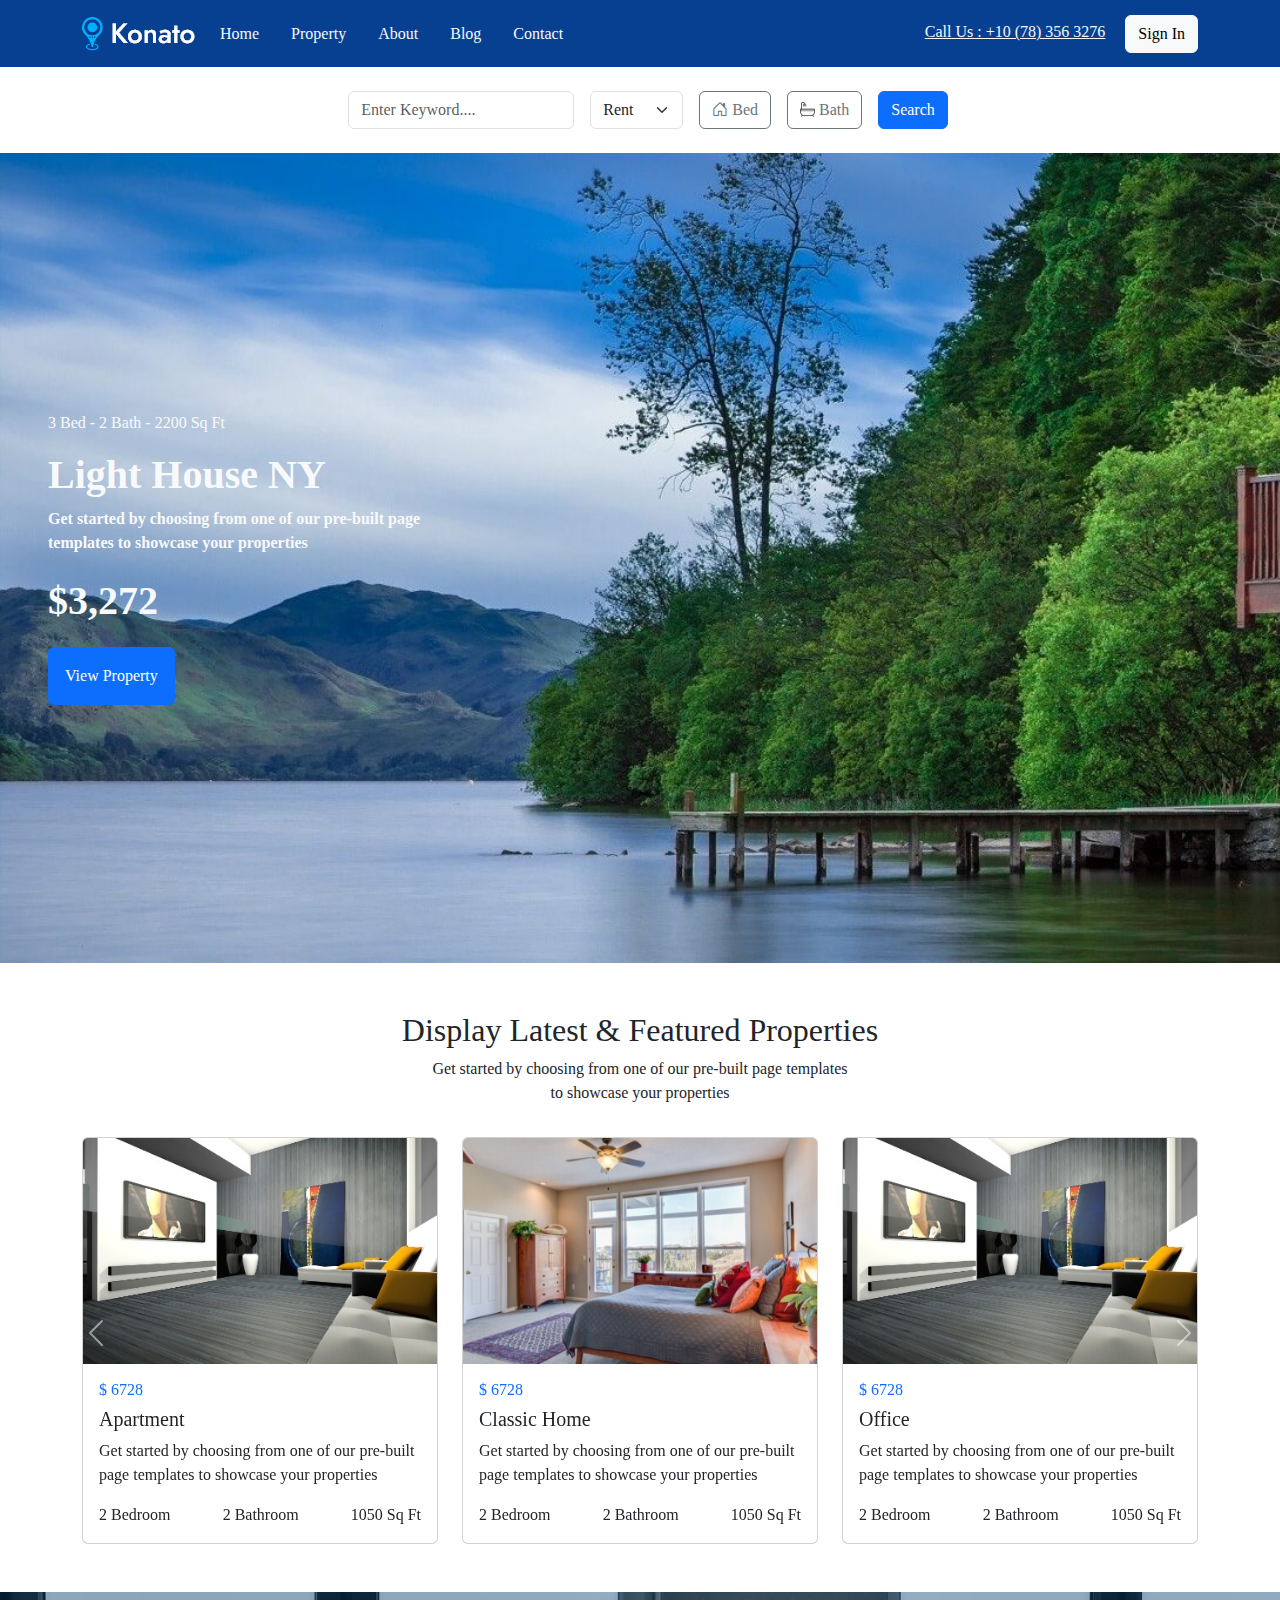
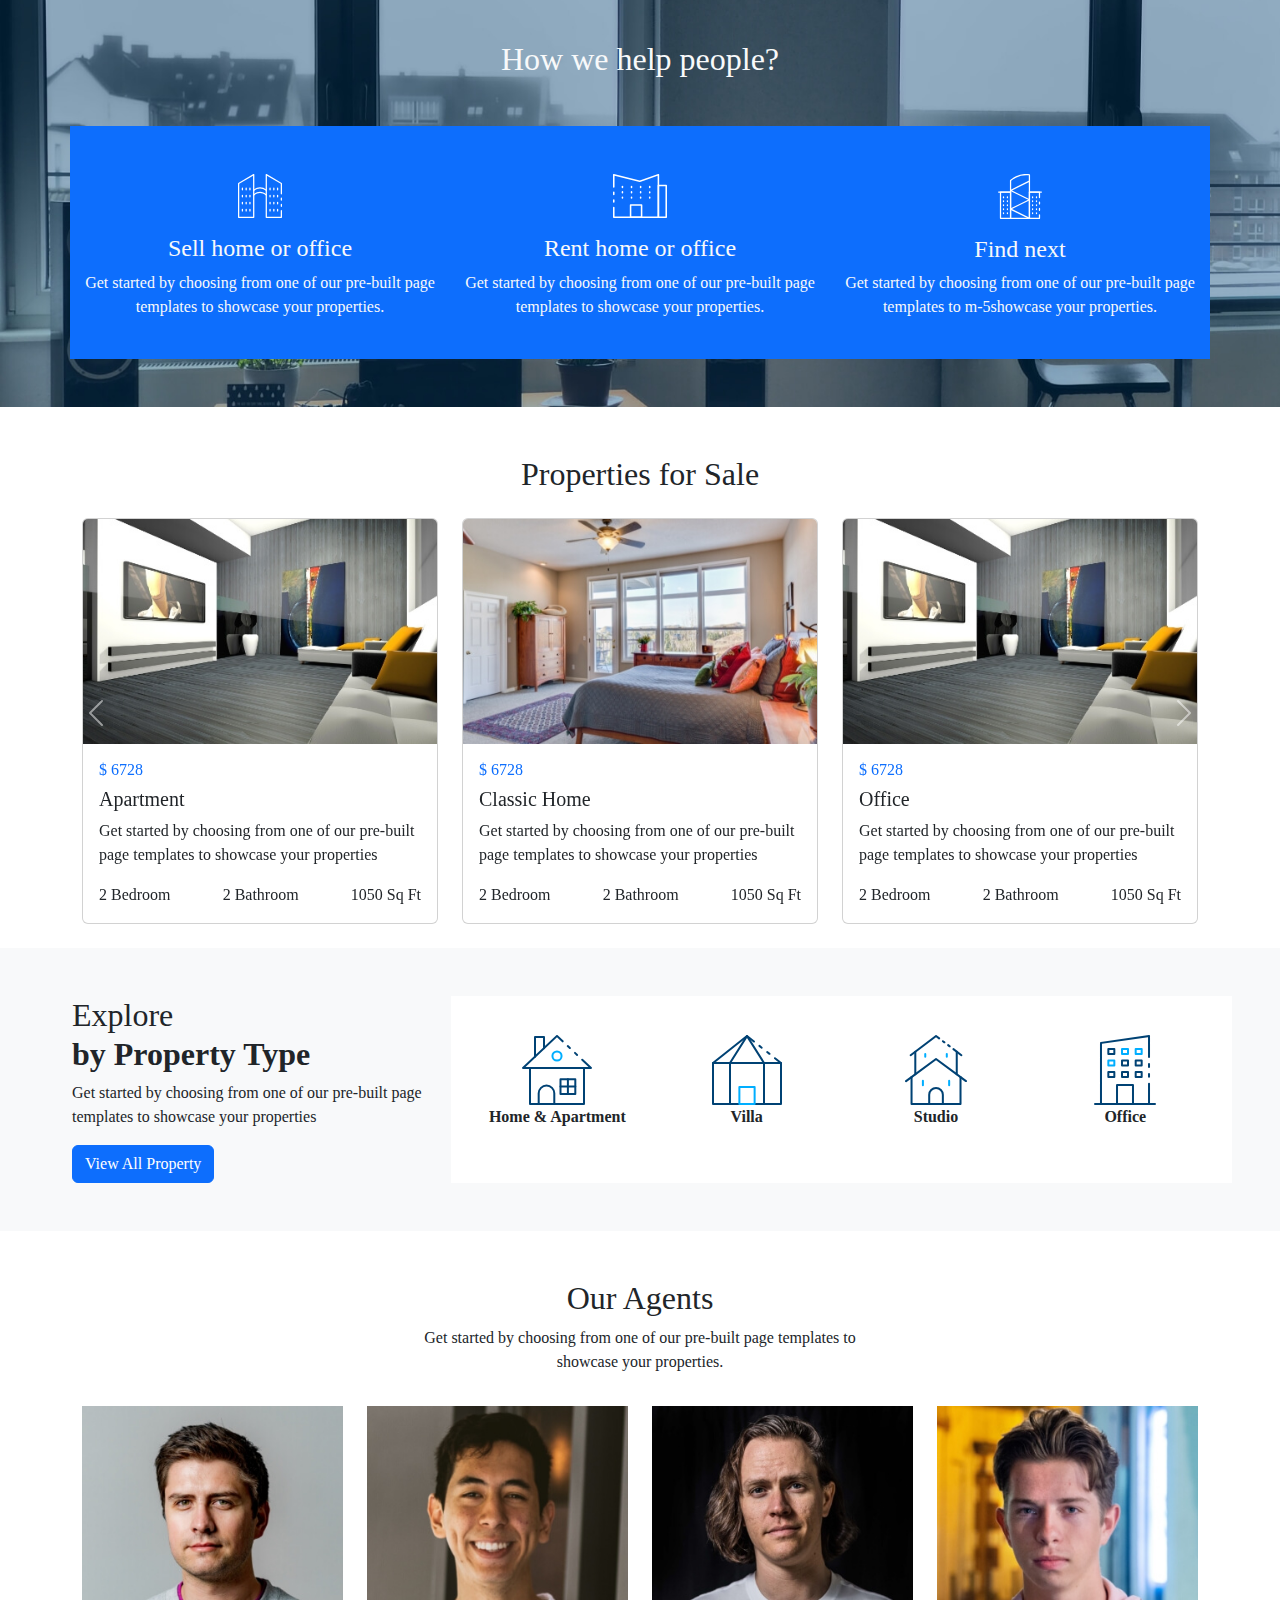
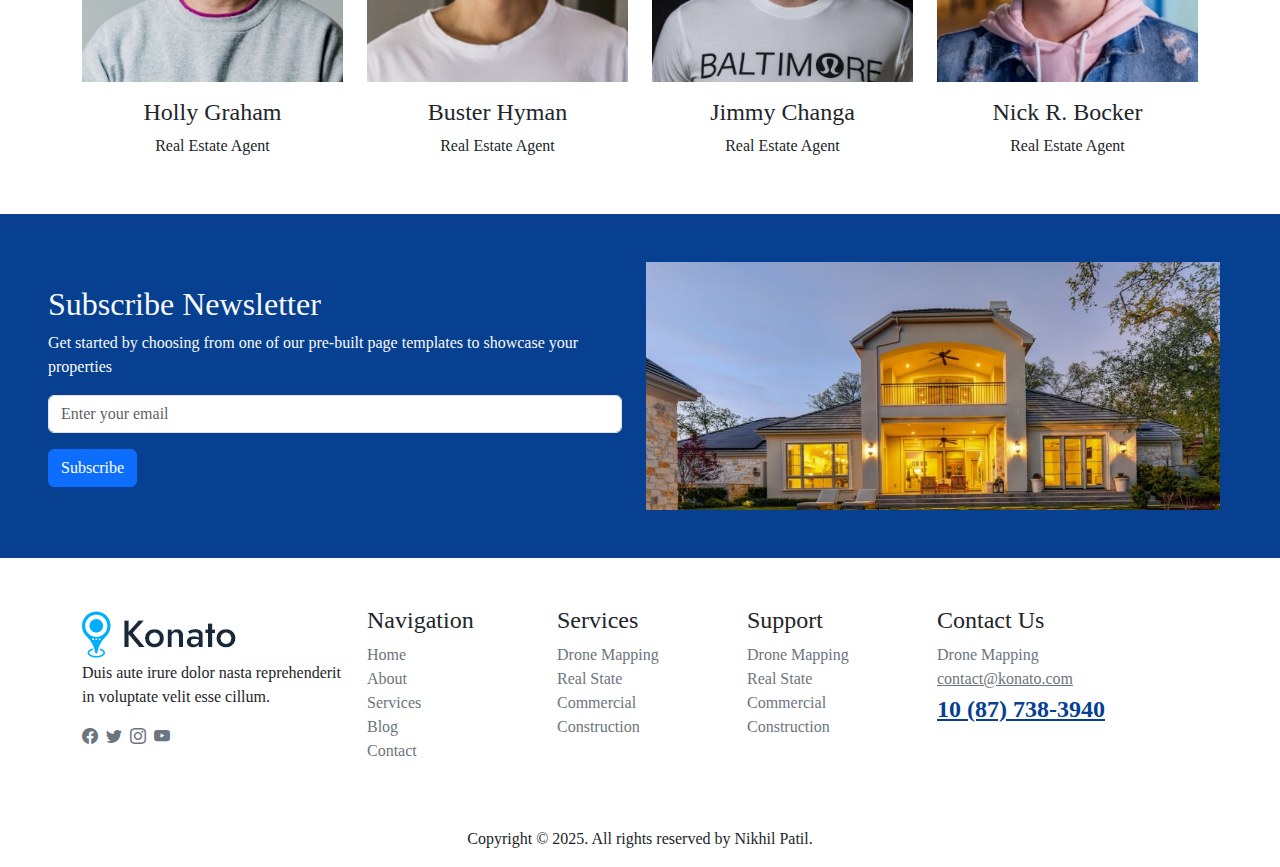
<file: index.html>
<!DOCTYPE html>
<html lang="en">

<head>
    <meta charset="UTF-8">
    <meta name="viewport" content="width=device-width, initial-scale=1.0">
    <title>Real-Estate Website</title>
    <link rel="stylesheet" href="./CSS/home.css">
    <link href="https://cdn.jsdelivr.net/npm/bootstrap@5.3.3/dist/css/bootstrap.min.css" rel="stylesheet"
        integrity="sha384-QWTKZyjpPEjISv5WaRU9OFeRpok6YctnYmDr5pNlyT2bRjXh0JMhjY6hW+ALEwIH" crossorigin="anonymous">
</head>

<body class="body">

    <!-- navbar -->
    <nav class="navbar navbar-expand-lg position-sticky top-0">
        <div class="container">
            <div class="navbar-brand" href="#">
                <img src="./Images/Illustration/logo.png" alt="" class="logo">
            </div>
            <button class="navbar-toggler border border-0" type="button" data-bs-toggle="collapse"
                data-bs-target="#one">
                <span class="navbar-toggler-icon"></span>
            </button>
            <div class="collapse navbar-collapse" id="one">
                <ul class="navbar-nav gap-3">
                    <li class="nav-item"><a class="nav-link text-light" href="index.html">Home</a></li>
                    <li class="nav-item"><a class="nav-link text-light" href="property.html">Property</a></li>
                    <li class="nav-item"><a class="nav-link text-light" href="about.html">About</a></li>
                    <li class="nav-item"><a class="nav-link text-light" href="blog.html">Blog</a></li>
                    <li class="nav-item"><a class="nav-link text-light" href="contact.html">Contact</a></li>
                </ul>
                <div class="ms-auto">
                    <span class="navbar-text call-text me-3 text-light text-decoration-underline">Call Us : +10 (78) 356
                        3276</span>
                    <a href="#" class="btn btn-light sign-in-btn mt-3 mt-md-0">Sign In</a>
                </div>
            </div>
        </div>
    </nav>

    <!-- search section -->
    <section class="search_container">
        <div class="container mt-4">
            <div class="search-container d-md-flex justify-content-center">
                <div class="icon-input w-lg-25 mt-3 mt-md-0 ms-3">
                    <input type="text" class="form-control" placeholder="Enter Keyword....">
                </div>
                <div class="ms-3 mt-3 mt-md-0">
                    <select class="form-select">
                        <option>Rent</option>
                        <option>Rent 1</option>
                        <option>Rent 2</option>
                        <option>Rent 3</option>
                        <option>Rent 4</option>
                    </select>
                </div>
                <button class="btn btn-outline-secondary ms-3 mt-3 mt-md-0">
                    <span><i class="bi bi-house-door"></i></span>
                    <span>Bed</span>
                </button>
                <button class="btn btn-outline-secondary ms-3 mt-3 mt-md-0">
                    <span></span>
                    <span><img src="./Images/Illustration/bath-tub.png" alt="" class="img-fluid bath-img mb-1"> Bath</span>
                </button>
                <button class="btn btn-primary search-btn ms-3 mt-3 mt-md-0">Search</button>
            </div>
        </div>
    </section>

    <!-- bg section -->
    <section class="bg-container">
        <div class="banner d-flex flex-column justify-content-center align-items-start text-start mt-4">
            <div class="banner-overlay"></div>
            <div class="banner-content ms-5 text-light">
                <p>3 Bed - 2 Bath - 2200 Sq Ft</p>
                <h1 class="fs-1 fw-bold">Light House NY</h1>
                <p class="fw-bold">Get started by choosing from one of our pre-built page <br> templates to showcase
                    your
                    properties</p>
                <p class="price fs-1 fw-bold ">$3,272</p>
                <a href="#" class="btn btn-primary view-btn p-3">View Property</a>
            </div>
        </div>
    </section>

    <!-- display section -->
    <section class="Display-section">
        <div class="container text-center mt-5">
            <h2 class="fs-2">Display Latest & Featured Properties</h2>
            <p>Get started by choosing from one of our pre-built page templates <br> to showcase your properties</p>
        </div>
        <div id="propertyCarousel" class="carousel slide" data-bs-ride="carousel">
            <div class="carousel-inner">
                <div class="container mt-3">
                    <div class="carousel-item active">
                        <div class="row justify-content-center">
                            <div class="col-md-4 mb-3 mb-md-0">
                                <div class="card">
                                    <img src="./Images/Illustration/card-img2.jpg" class="card-img-top" alt="Apartment">
                                    <div class="card-body">
                                        <h6 class="text-primary">$ 6728</h6>
                                        <h5 class="card-title">Apartment</h5>
                                        <p class="card-text">Get started by choosing from one of our pre-built page
                                            templates to showcase your properties</p>
                                        <div class="d-flex justify-content-between">
                                            <span>2 Bedroom</span>
                                            <span>2 Bathroom</span>
                                            <span>1050 Sq Ft</span>
                                        </div>
                                    </div>
                                </div>
                            </div>
                            <div class="col-md-4 mb-3 mb-md-0">
                                <div class="card">
                                    <img src="./Images/Illustration/card-img1.jpg" class="card-img-top"
                                        alt="Classic Home">
                                    <div class="card-body">
                                        <h6 class="text-primary">$ 6728</h6>
                                        <h5 class="card-title">Classic Home</h5>
                                        <p class="card-text">Get started by choosing from one of our pre-built page
                                            templates to showcase your properties</p>
                                        <div class="d-flex justify-content-between">
                                            <span>2 Bedroom</span>
                                            <span>2 Bathroom</span>
                                            <span>1050 Sq Ft</span>
                                        </div>
                                    </div>
                                </div>
                            </div>
                            <div class="col-md-4 mb-3 mb-md-0">
                                <div class="card">
                                    <img src="./Images/Illustration/card-img2.jpg" class="card-img-top" alt="Apartment">
                                    <div class="card-body">
                                        <h6 class="text-primary">$ 6728</h6>
                                        <h5 class="card-title">Office</h5>
                                        <p class="card-text">Get started by choosing from one of our pre-built page
                                            templates to showcase your properties</p>
                                        <div class="d-flex justify-content-between">
                                            <span>2 Bedroom</span>
                                            <span>2 Bathroom</span>
                                            <span>1050 Sq Ft</span>
                                        </div>
                                    </div>
                                </div>
                            </div>
                        </div>
                    </div>
                </div>
            </div>
            <button class="carousel-control-prev" type="button" data-bs-target="#propertyCarousel" data-bs-slide="prev">
                <span class="carousel-control-prev-icon"></span>
            </button>
            <button class="carousel-control-next" type="button" data-bs-target="#propertyCarousel" data-bs-slide="next">
                <span class="carousel-control-next-icon"></span>
            </button>
    </section>

    <!-- help section -->
    <section class="help-section mt-5 ">
        <div class="overlay"></div>
        <div class="container text-center pt-5 pb-5">
            <h2 class="section-title text-light fs-2">How we help people?</h2>
            <div class="row help-content justify-content-center bg-primary mt-5">
                <div class="col-md-4 mb-4">
                    <div class="help-box text-light">
                        <img src="./Images/Illustration/services1.svg" alt="" class="help-icon mt-5 mb-3">
                        <h4>Sell home or office</h4>
                        <p>Get started by choosing from one of our pre-built page templates to showcase your properties.
                        </p>
                    </div>
                </div>
                <div class="col-md-4 mb-4">
                    <div class="help-box text-light">
                        <img src="./Images/Illustration/services2.svg" alt="" class="help-icon mt-5 mb-3">
                        <h4>Rent home or office</h4>
                        <p>Get started by choosing from one of our pre-built page templates to showcase your properties.
                        </p>
                    </div>
                </div>
                <div class="col-md-4 mb-4">
                    <div class="help-box text-light">
                        <img src="./Images/Illustration/services3.svg" alt="" class="help-icon mt-5 mb-3">
                        <h4>Find next</h4>
                        <p>Get started by choosing from one of our pre-built page templates to m-5showcase your
                            properties.</p>
                    </div>
                </div>
            </div>
        </div>
    </section>

    <!-- property section -->
    <section class="property-section">
        <div class="container text-center mt-5">
            <h2 class="fs-2">Properties for Sale</h2>
        </div>
        <div id="propertyCarousel" class="carousel slide" data-bs-ride="carousel">
            <div class="carousel-inner">
                <div class="container mt-3">
                    <div class="carousel-item active">
                        <div class="row justify-content-center">
                            <div class="col-md-4 mb-3 mb-md-0">
                                <div class="card">
                                    <img src="./Images/Illustration/card-img2.jpg" class="card-img-top" alt="Apartment">
                                    <div class="card-body">
                                        <h6 class="text-primary">$ 6728</h6>
                                        <h5 class="card-title">Apartment</h5>
                                        <p class="card-text">Get started by choosing from one of our pre-built page
                                            templates to showcase your properties</p>
                                        <div class="d-flex justify-content-between">
                                            <span>2 Bedroom</span>
                                            <span>2 Bathroom</span>
                                            <span>1050 Sq Ft</span>
                                        </div>
                                    </div>
                                </div>
                            </div>
                            <div class="col-md-4 mb-3 mb-md-0">
                                <div class="card">
                                    <img src="./Images/Illustration/card-img1.jpg" class="card-img-top"
                                        alt="Classic Home">
                                    <div class="card-body">
                                        <h6 class="text-primary">$ 6728</h6>
                                        <h5 class="card-title">Classic Home</h5>
                                        <p class="card-text">Get started by choosing from one of our pre-built page
                                            templates to showcase your properties</p>
                                        <div class="d-flex justify-content-between">
                                            <span>2 Bedroom</span>
                                            <span>2 Bathroom</span>
                                            <span>1050 Sq Ft</span>
                                        </div>
                                    </div>
                                </div>
                            </div>
                            <div class="col-md-4 mb-3 mb-md-0">
                                <div class="card">
                                    <img src="./Images/Illustration/card-img2.jpg" class="card-img-top" alt="Apartment">
                                    <div class="card-body">
                                        <h6 class="text-primary">$ 6728</h6>
                                        <h5 class="card-title">Office</h5>
                                        <p class="card-text">Get started by choosing from one of our pre-built page
                                            templates to showcase your properties</p>
                                        <div class="d-flex justify-content-between">
                                            <span>2 Bedroom</span>
                                            <span>2 Bathroom</span>
                                            <span>1050 Sq Ft</span>
                                        </div>
                                    </div>
                                </div>
                            </div>
                        </div>
                    </div>
                </div>
            </div>
            <button class="carousel-control-prev" type="button" data-bs-target="#propertyCarousel" data-bs-slide="prev">
                <span class="carousel-control-prev-icon"></span>
            </button>
            <button class="carousel-control-next" type="button" data-bs-target="#propertyCarousel" data-bs-slide="next">
                <span class="carousel-control-next-icon"></span>
            </button>
    </section>

    <!-- explore property section -->
    <section class="explore-property">
        <div class="container-fluid property-section text-center bg-light">
            <div class="row mt-4 ms-md-5 pt-5 pb-3 pb-md-5 pe-md-5">
                <div class="col-md-4 text-start">
                    <h2>Explore <br> <strong>by Property Type</strong></h2>
                    <p>Get started by choosing from one of our pre-built page templates to showcase your properties</p>
                    <button class="btn btn-primary">View All Property</button>
                </div>
                <div class="col-md-8 d-md-flex align-items-center justify-content-center mt-5 mt-md-0 bg-white">
                    <div class="col-md-3 text-center property-card mt-3 mt-md-0 mb-2 mb-md-0">
                        <img src="./Images/Illustration/property1.svg" alt="">
                        <p><strong>Home & Apartment</strong></p>
                    </div>
                    <hr>
                    <div class="col-md-3 text-center property-card mt-2 mb-2 mb-md-0 mt-md-0">
                        <img src="./Images/Illustration/property2.svg" alt="">
                        <p><strong>Villa</strong></p>
                    </div>
                    <hr>
                    <div class="col-md-3 text-center property-card mt-2 mb-2 mb-md-0 mt-md-0">
                        <img src="./Images/Illustration/property3.svg" alt="">
                        <p><strong>Studio</strong></p>
                    </div>
                    <hr>
                    <div class="col-md-3 text-center property-card mt-2 mt-md-0">
                        <img src="./Images/Illustration/property4.svg" alt="">
                        <p><strong>Office</strong></p>
                    </div>
                </div>
            </div>
        </div>
    </section>

    <!-- agent section -->
    <section class="agent-section">
        <div class="container">
            <div class="row justify-content-center mt-5">
                <div class=" text-center">
                    <h2>Our Agents</h2>
                    <p>Get started by choosing from one of our pre-built page templates to <br> showcase your
                        properties.
                    </p>
                </div>
            </div>
            <div class="row justify-content-evenly align-items-center text-center agents-row mt-3">
                <div class="col-md-3 col-sm-6 mb-4 agent">
                    <div class="card border border-0">
                        <img src="./Images/Illustration/team1.jpg" alt="" class="img-fluid">
                        <div class="card-body">
                            <div class="agent-details">
                                <h4>Holly Graham</h4>
                                <p>Real Estate Agent</p>
                            </div>
                        </div>
                    </div>
                </div>
                <div class="col-md-3 col-sm-6 mb-4 agent">
                    <div class="card border border-0">
                        <img src="./Images/Illustration/team2.jpg" alt="" class="img-fluid">
                        <div class="card-body">
                            <div class="agent-details">
                                <h4>Buster Hyman</h4>
                                <p>Real Estate Agent</p>
                            </div>
                        </div>
                    </div>
                </div>
                <div class="col-md-3 col-sm-6 mb-4 agent">
                    <div class="card border border-0">
                        <img src="./Images/Illustration/team3.jpg" alt="" class="img-fluid">
                        <div class="card-body">
                            <div class="agent-details">
                                <h4>Jimmy Changa</h4>
                                <p>Real Estate Agent</p>
                            </div>
                        </div>
                    </div>
                </div>
                <div class="col-md-3 col-sm-6 mb-4 agent">
                    <div class="card border border-0">
                        <img src="./Images/Illustration/team4.jpg" alt="" class="img-fluid">
                        <div class="card-body">
                            <h4>Nick R. Bocker</h4>
                            <p>Real Estate Agent</p>
                        </div>
                    </div>
                </div>
            </div>
        </div>
    </section>

    <!-- news section -->
    <section class="news-section">
        <div class="container-fluid">
            <div class="row ms-4 pe-5">
                <div
                    class="col-md-6 newsletter-section d-flex flex-column justify-content-center text-light mt-5 mt-md-0">
                    <h2>Subscribe Newsletter</h2>
                    <p>Get started by choosing from one of our pre-built page templates to showcase your properties</p>
                    <form>
                        <div class="form-group mb-3">
                            <input type="email" class="form-control w-md-50" placeholder="Enter your email">
                        </div>
                        <button type="submit" class="btn btn-primary">Subscribe</button>
                    </form>
                </div>
                <div class="col-md-6 image-section mt-5 mb-5">
                    <img src="./Images/Illustration/subscribe-img.jpg" alt="" class="img-fluid">
                </div>
            </div>
        </div>
    </section>

    <!-- footer -->
    <footer class="footer">
        <div class="container">
            <div class="row mt-5 mb-5">
                <div class="col-md-3">
                    <div class="logo">
                        <img src="./Images/Illustration/logo2_footer.png" alt="" class="img-fluid">
                    </div>
                    <p>Duis aute irure dolor nasta reprehenderit in voluptate velit esse cillum.</p>
                    <ul class="social-icons d-flex gap-2 p-0 m-0">
                        <li class="list-unstyled"><a href="#" class="text-decoration-none text-secondary"><i
                                    class="bi bi-facebook"></i></a></li>
                        <li class="list-unstyled"><a href="#" class="text-decoration-none text-secondary"><i
                                    class="bi bi-twitter"></i></a></li>
                        <li class="list-unstyled"><a href="#" class="text-decoration-none text-secondary"><i
                                    class="bi bi-instagram"></i></a></li>
                        <li class="list-unstyled"><a href="#" class="text-decoration-none text-secondary"><i
                                    class="bi bi-youtube"></i></a></li>
                    </ul>
                </div>
                <div class="col-md-2 mt-5 mt-md-0">
                    <h4>Navigation</h4>
                    <ul class="list-unstyled">
                        <li><a href="home.html" class="text-decoration-none text-secondary">Home</a></li>
                        <li><a href="property.html" class="text-decoration-none text-secondary">About</a></li>
                        <li><a href="about.html" class="text-decoration-none text-secondary">Services</a></li>
                        <li><a href="#" class="text-decoration-none text-secondary">Blog</a></li>
                        <li><a href="#" class="text-decoration-none text-secondary">Contact</a></li>
                    </ul>
                </div>
                <div class="col-md-2">
                    <h4>Services</h4>
                    <ul class="list-unstyled">
                        <li><a href="#" class="text-decoration-none text-secondary">Drone Mapping</a></li>
                        <li><a href="#" class="text-decoration-none text-secondary">Real State</a></li>
                        <li><a href="#" class="text-decoration-none text-secondary">Commercial</a></li>
                        <li><a href="#" class="text-decoration-none text-secondary">Construction</a></li>
                    </ul>
                </div>
                <div class="col-md-2">
                    <h4>Support</h4>
                    <ul class="list-unstyled">
                        <li><a href="#" class="text-decoration-none text-secondary">Drone Mapping</a></li>
                        <li><a href="#" class="text-decoration-none text-secondary">Real State</a></li>
                        <li><a href="#" class="text-decoration-none text-secondary">Commercial</a></li>
                        <li><a href="#" class="text-decoration-none text-secondary">Construction</a></li>
                    </ul>
                </div>
                <div class="col-md-3">
                    <h4>Contact Us</h4>
                    <ul class="list-unstyled">
                        <li><a href="#" class="text-decoration-none text-secondary">Drone Mapping</a></li>
                        <li><a href="mailto:contact@konato.com" class="text-secondary">contact@konato.com</a></li>
                        <li><a href="tel:10877383940" class="footer-num fs-4 fw-bold">10 (87) 738-3940</a></li>
                    </ul>
                </div>
            </div>
        </div>
        <div>
            <p class="copyright text-center">Copyright &copy; 2025. All rights reserved by Nikhil Patil.</p>
        </div>
    </footer>


    <link rel="stylesheet" href="https://cdn.jsdelivr.net/npm/bootstrap-icons@1.11.3/font/bootstrap-icons.min.css">
    <script src="https://cdn.jsdelivr.net/npm/bootstrap@5.3.3/dist/js/bootstrap.bundle.min.js"
        integrity="sha384-YvpcrYf0tY3lHB60NNkmXc5s9fDVZLESaAA55NDzOxhy9GkcIdslK1eN7N6jIeHz"
        crossorigin="anonymous"></script>
</body>

</html>
</file>
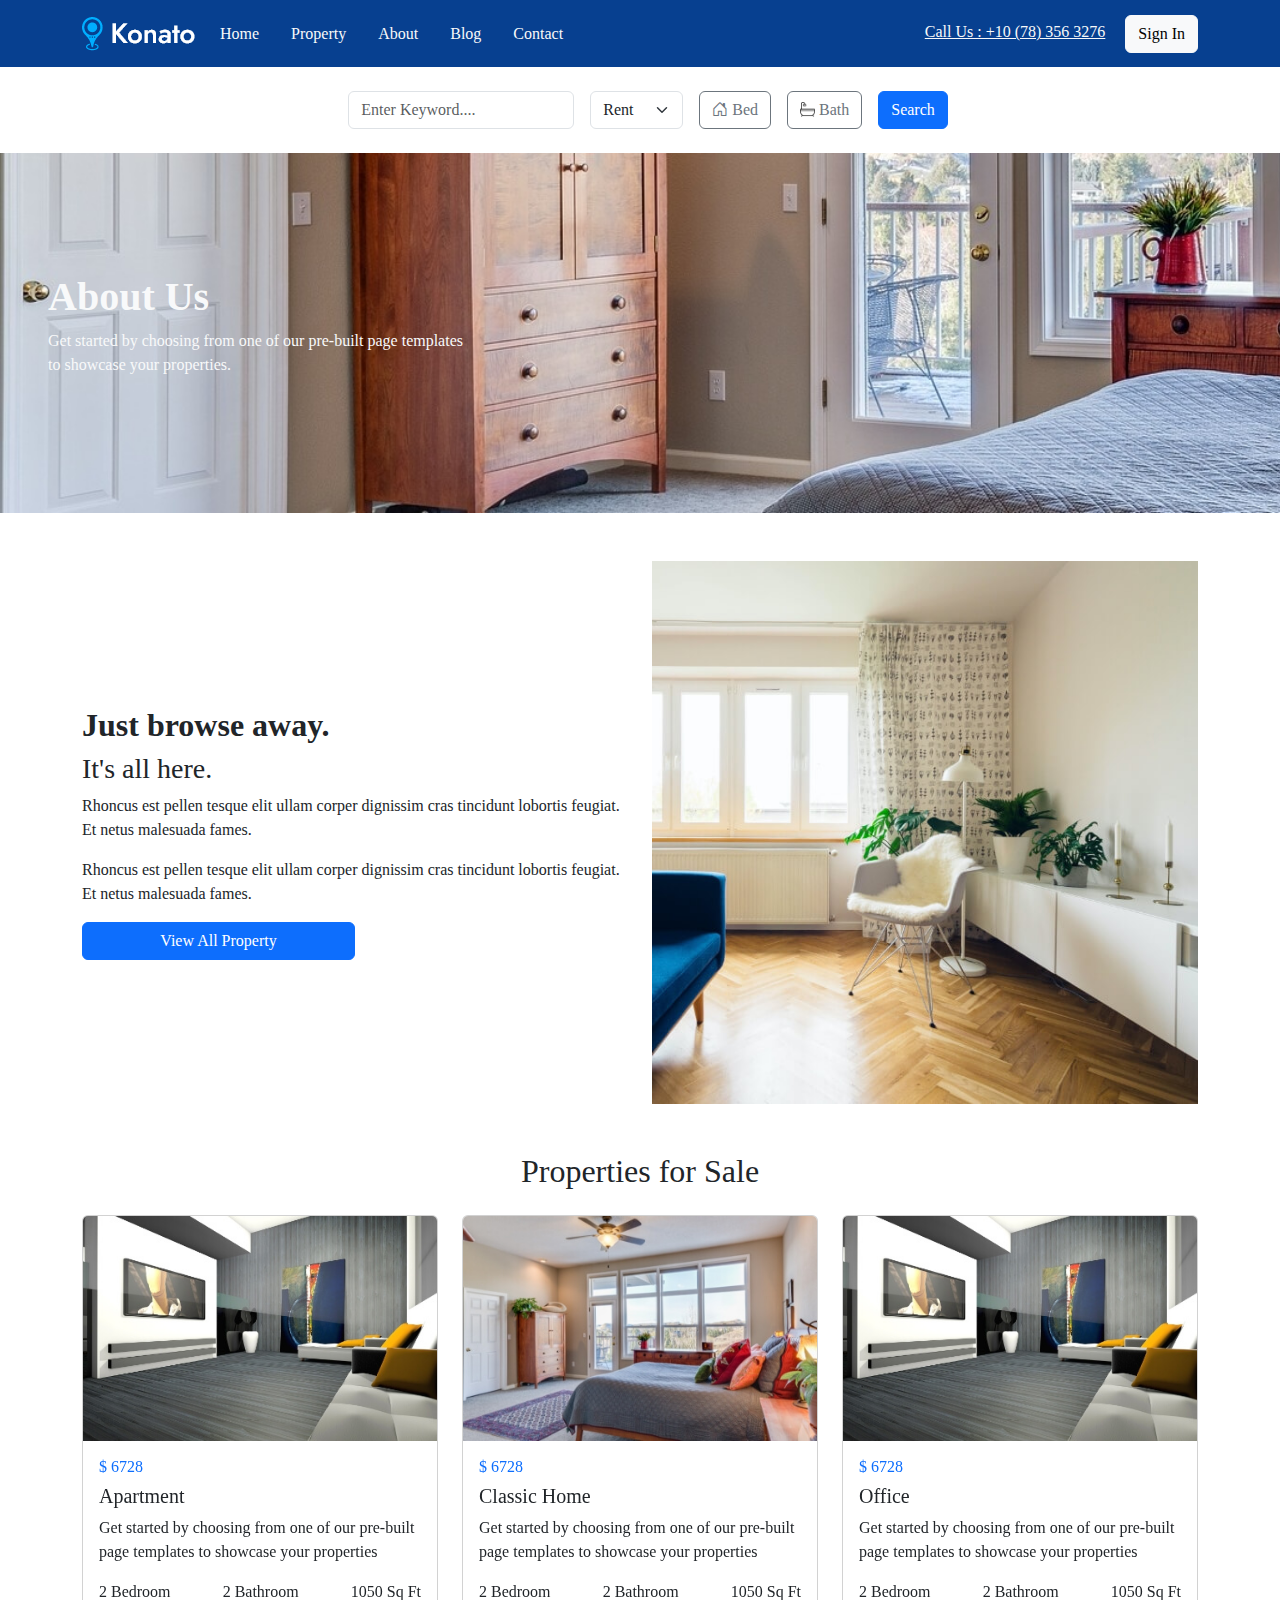
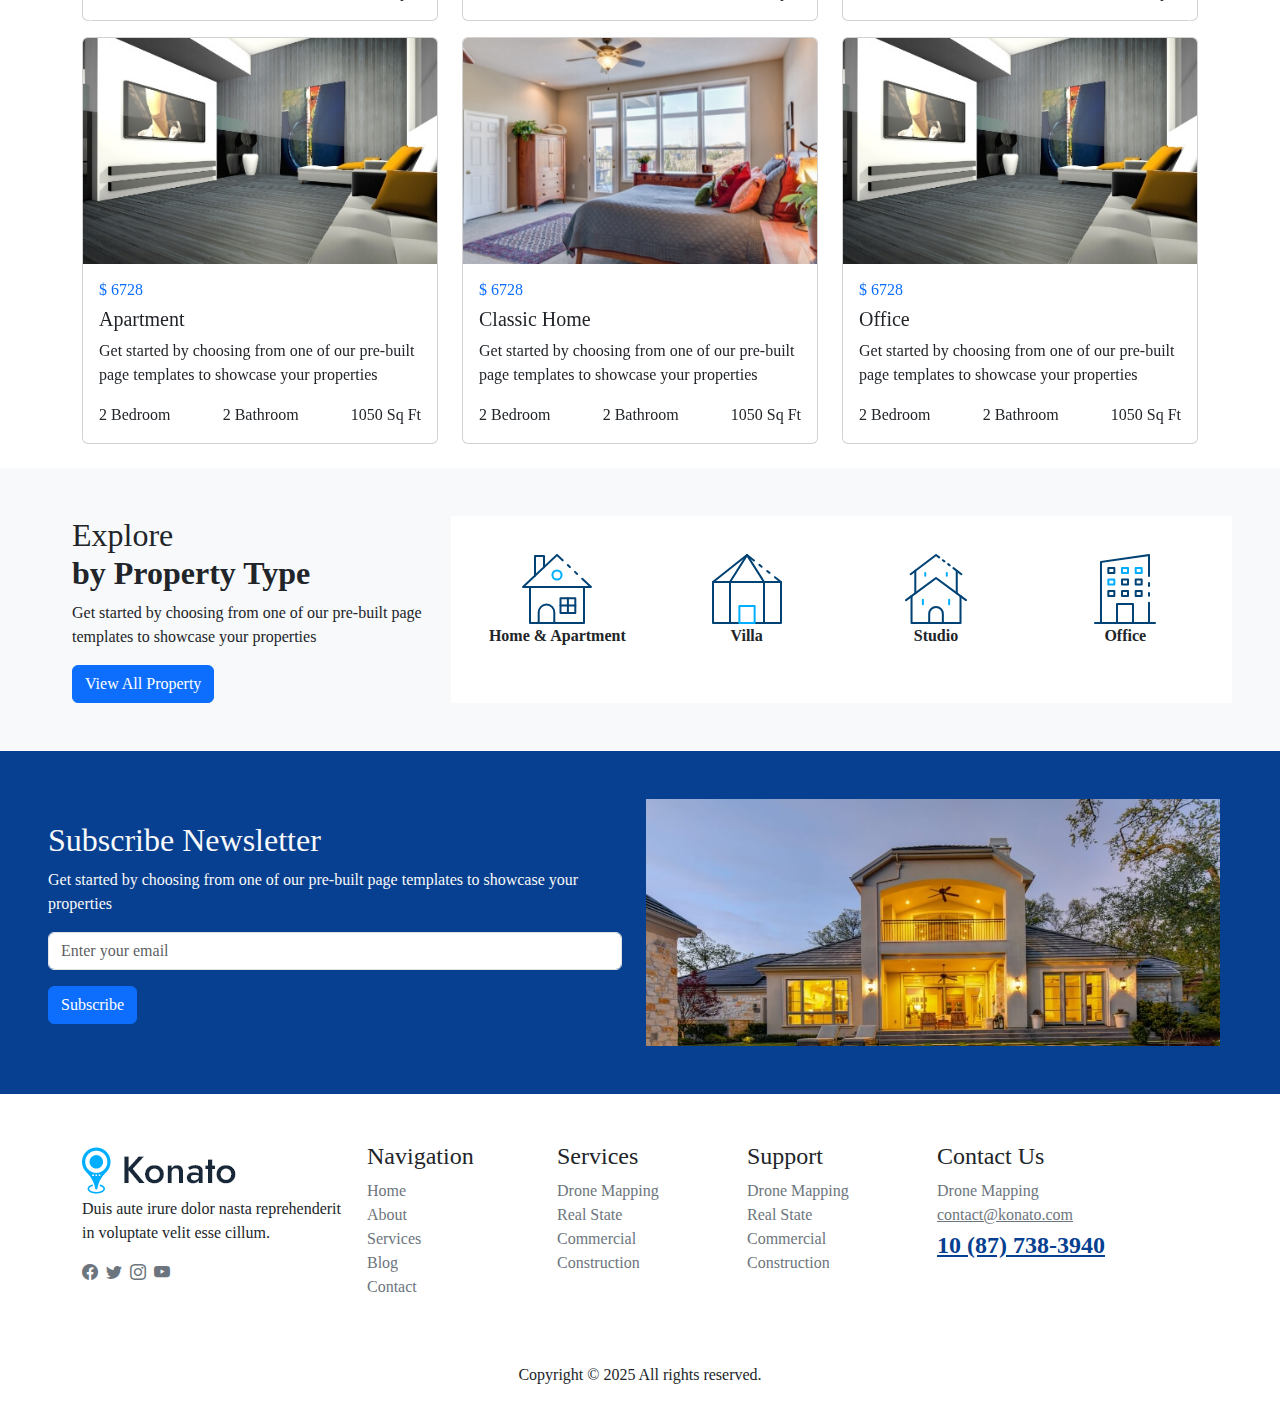
<file: about.html>
<!DOCTYPE html>
<html lang="en">

<head>
    <meta charset="UTF-8">
    <meta name="viewport" content="width=device-width, initial-scale=1.0">
    <title>About Us</title>
    <link rel="stylesheet" href="./CSS/about.css">
    <link href="https://cdn.jsdelivr.net/npm/bootstrap@5.3.3/dist/css/bootstrap.min.css" rel="stylesheet"
        integrity="sha384-QWTKZyjpPEjISv5WaRU9OFeRpok6YctnYmDr5pNlyT2bRjXh0JMhjY6hW+ALEwIH" crossorigin="anonymous">
</head>

<body class="body">

    <!-- navbar -->
    <nav class="navbar navbar-expand-lg position-sticky top-0">
        <div class="container">
            <div class="navbar-brand" href="#">
                <img src="./Images/Illustration/logo.png" alt="" class="logo">
            </div>
            <button class="navbar-toggler border border-0" type="button" data-bs-toggle="collapse"
                data-bs-target="#one">
                <span class="navbar-toggler-icon"></span>
            </button>
            <div class="collapse navbar-collapse" id="one">
                <ul class="navbar-nav gap-3">
                    <li class="nav-item"><a class="nav-link text-light" href="index.html">Home</a></li>
                    <li class="nav-item"><a class="nav-link text-light" href="property.html">Property</a></li>
                    <li class="nav-item"><a class="nav-link text-light" href="about.html">About</a></li>
                    <li class="nav-item"><a class="nav-link text-light" href="blog.html">Blog</a></li>
                    <li class="nav-item"><a class="nav-link text-light" href="contact.html">Contact</a></li>
                </ul>
                <div class="ms-auto">
                    <span class="navbar-text call-text me-3 text-light text-decoration-underline">Call Us : +10 (78) 356
                        3276</span>
                    <a href="#" class="btn btn-light sign-in-btn mt-3 mt-md-0">Sign In</a>
                </div>
            </div>
        </div>
    </nav>

    <!-- search section -->
    <section class="search_container">
        <div class="container mt-4">
            <div class="search-container d-md-flex justify-content-center">
                <div class="icon-input w-lg-25 mt-3 mt-md-0 ms-3">
                    <input type="text" class="form-control" placeholder="Enter Keyword....">
                </div>
                <div class="ms-3 mt-3 mt-md-0">
                    <select class="form-select">
                        <option>Rent</option>
                        <option>Rent 1</option>
                        <option>Rent 2</option>
                        <option>Rent 3</option>
                        <option>Rent 4</option>
                    </select>
                </div>
                <button class="btn btn-outline-secondary ms-3 mt-3 mt-md-0">
                    <span><i class="bi bi-house-door"></i></span>
                    <span>Bed</span>
                </button>
                <button class="btn btn-outline-secondary ms-3 mt-3 mt-md-0">
                    <span></span>
                    <span><img src="./Images/Illustration/bath-tub.png" alt="" class="img-fluid bath-img mb-1"> Bath</span>
                </button>
                <button class="btn btn-primary search-btn ms-3 mt-3 mt-md-0">Search</button>
            </div>
        </div>
    </section>

    <!-- bg section -->
    <section class="bg-container">
        <div class="banner d-flex flex-column justify-content-center align-items-start text-start mt-4">
            <div class="banner-overlay"></div>
            <div class="banner-content ms-2 ms-md-5 text-light">
                <h1 class="fw-bolder">About Us</h1>
                <p>Get started by choosing from one of our pre-built page templates <br> to showcase your properties.
                </p>
            </div>
        </div>
    </section>

    <!-- browse property section -->
    <section class="browes-property">
        <div class="container-custom container mt-5">
            <div class="row">
                <div class="col-md-6 d-flex justify-content-center flex-column text-content">
                    <h2><strong>Just browse away.</strong></h2>
                    <h3>It's all here.</h3>
                    <p>Rhoncus est pellen tesque elit ullam corper dignissim cras tincidunt lobortis feugiat. Et netus
                        malesuada fames.</p>
                    <p>Rhoncus est pellen tesque elit ullam corper dignissim cras tincidunt lobortis feugiat. Et netus
                        malesuada fames.</p>
                    <button class="btn btn-primary w-50">View All Property</button>
                </div>
                <div class="col-md-6 image-content mt-3 mt-md-0">
                    <img src="./Images/Illustration/about1.jpg" alt="" class="img-fluid">
                </div>
            </div>
        </div>
    </section>

    <!-- property section -->
    <section class="property-section">
        <div class="container text-center mt-5">
            <h2 class="fs-2">Properties for Sale</h2>
        </div>
        <div id="propertyCarousel" class="carousel slide" data-bs-ride="carousel">
            <div class="carousel-inner">
                <div class="container mt-3">
                    <div class="carousel-item active">
                        <div class="row justify-content-center">
                            <div class="col-md-4 mb-3 mb-md-0">
                                <div class="card">
                                    <img src="./Images/Illustration/card-img2.jpg" class="card-img-top" alt="Apartment">
                                    <div class="card-body">
                                        <h6 class="text-primary">$ 6728</h6>
                                        <h5 class="card-title">Apartment</h5>
                                        <p class="card-text">Get started by choosing from one of our pre-built page
                                            templates to showcase your properties</p>
                                        <div class="d-flex justify-content-between">
                                            <span>2 Bedroom</span>
                                            <span>2 Bathroom</span>
                                            <span>1050 Sq Ft</span>
                                        </div>
                                    </div>
                                </div>
                            </div>
                            <div class="col-md-4 mb-3 mb-md-0">
                                <div class="card">
                                    <img src="./Images/Illustration/card-img1.jpg" class="card-img-top"
                                        alt="Classic Home">
                                    <div class="card-body">
                                        <h6 class="text-primary">$ 6728</h6>
                                        <h5 class="card-title">Classic Home</h5>
                                        <p class="card-text">Get started by choosing from one of our pre-built page
                                            templates to showcase your properties</p>
                                        <div class="d-flex justify-content-between">
                                            <span>2 Bedroom</span>
                                            <span>2 Bathroom</span>
                                            <span>1050 Sq Ft</span>
                                        </div>
                                    </div>
                                </div>
                            </div>
                            <div class="col-md-4 mb-3 mb-md-0">
                                <div class="card">
                                    <img src="./Images/Illustration/card-img2.jpg" class="card-img-top" alt="Apartment">
                                    <div class="card-body">
                                        <h6 class="text-primary">$ 6728</h6>
                                        <h5 class="card-title">Office</h5>
                                        <p class="card-text">Get started by choosing from one of our pre-built page
                                            templates to showcase your properties</p>
                                        <div class="d-flex justify-content-between">
                                            <span>2 Bedroom</span>
                                            <span>2 Bathroom</span>
                                            <span>1050 Sq Ft</span>
                                        </div>
                                    </div>
                                </div>
                            </div>
                        </div>
                    </div>
                </div>
            </div>


            <div class="carousel-inner">
                <div class="container mt-3">
                    <div class="carousel-item active">
                        <div class="row justify-content-center">
                            <div class="col-md-4 mb-3 mb-md-0">
                                <div class="card">
                                    <img src="./Images/Illustration/card-img2.jpg" class="card-img-top" alt="Apartment">
                                    <div class="card-body">
                                        <h6 class="text-primary">$ 6728</h6>
                                        <h5 class="card-title">Apartment</h5>
                                        <p class="card-text">Get started by choosing from one of our pre-built page
                                            templates to showcase your properties</p>
                                        <div class="d-flex justify-content-between">
                                            <span>2 Bedroom</span>
                                            <span>2 Bathroom</span>
                                            <span>1050 Sq Ft</span>
                                        </div>
                                    </div>
                                </div>
                            </div>
                            <div class="col-md-4 mb-3 mb-md-0">
                                <div class="card">
                                    <img src="./Images/Illustration/card-img1.jpg" class="card-img-top"
                                        alt="Classic Home">
                                    <div class="card-body">
                                        <h6 class="text-primary">$ 6728</h6>
                                        <h5 class="card-title">Classic Home</h5>
                                        <p class="card-text">Get started by choosing from one of our pre-built page
                                            templates to showcase your properties</p>
                                        <div class="d-flex justify-content-between">
                                            <span>2 Bedroom</span>
                                            <span>2 Bathroom</span>
                                            <span>1050 Sq Ft</span>
                                        </div>
                                    </div>
                                </div>
                            </div>
                            <div class="col-md-4 mb-3 mb-md-0">
                                <div class="card">
                                    <img src="./Images/Illustration/card-img2.jpg" class="card-img-top" alt="Apartment">
                                    <div class="card-body">
                                        <h6 class="text-primary">$ 6728</h6>
                                        <h5 class="card-title">Office</h5>
                                        <p class="card-text">Get started by choosing from one of our pre-built page
                                            templates to showcase your properties</p>
                                        <div class="d-flex justify-content-between">
                                            <span>2 Bedroom</span>
                                            <span>2 Bathroom</span>
                                            <span>1050 Sq Ft</span>
                                        </div>
                                    </div>
                                </div>
                            </div>
                        </div>
                    </div>
                </div>
            </div>
            <button class="carousel-control-prev" type="button" data-bs-target="#propertyCarousel" data-bs-slide="prev">
                <span class="carousel-control-prev-icon"></span>
            </button>
            <button class="carousel-control-next" type="button" data-bs-target="#propertyCarousel" data-bs-slide="next">
                <span class="carousel-control-next-icon"></span>
            </button>
    </section>

    <!-- explore property section -->
    <section class="explore-property">
        <div class="container-fluid property-section text-center bg-light">
            <div class="row mt-4 ms-md-5 pt-5 pb-3 pb-md-5 pe-md-5">
                <div class="col-md-4 text-start">
                    <h2>Explore <br> <strong>by Property Type</strong></h2>
                    <p>Get started by choosing from one of our pre-built page templates to showcase your properties</p>
                    <button class="btn btn-primary">View All Property</button>
                </div>
                <div class="col-md-8 d-md-flex align-items-center justify-content-center mt-5 mt-md-0 bg-white">
                    <div class="col-md-3 text-center property-card mt-3 mt-md-0 mb-2 mb-md-0">
                        <img src="./Images/Illustration/property1.svg" alt="">
                        <p><strong>Home & Apartment</strong></p>
                    </div>
                    <hr>
                    <div class="col-md-3 text-center property-card mt-2 mb-2 mb-md-0 mt-md-0">
                        <img src="./Images/Illustration/property2.svg" alt="">
                        <p><strong>Villa</strong></p>
                    </div>
                    <hr>
                    <div class="col-md-3 text-center property-card mt-2 mb-2 mb-md-0 mt-md-0">
                        <img src="./Images/Illustration/property3.svg" alt="">
                        <p><strong>Studio</strong></p>
                    </div>
                    <hr>
                    <div class="col-md-3 text-center property-card mt-2 mt-md-0">
                        <img src="./Images/Illustration/property4.svg" alt="">
                        <p><strong>Office</strong></p>
                    </div>
                </div>
            </div>
        </div>
    </section>

    <!-- news section -->
    <section class="news-section">
        <div class="container-fluid">
            <div class="row ms-4 pe-5">
                <div
                    class="col-md-6 newsletter-section d-flex flex-column justify-content-center text-light mt-5 mt-md-0">
                    <h2>Subscribe Newsletter</h2>
                    <p>Get started by choosing from one of our pre-built page templates to showcase your properties</p>
                    <form>
                        <div class="form-group mb-3">
                            <input type="email" class="form-control w-md-50" placeholder="Enter your email">
                        </div>
                        <button type="submit" class="btn btn-primary">Subscribe</button>
                    </form>
                </div>
                <div class="col-md-6 image-section mt-5 mb-5">
                    <img src="./Images/Illustration/subscribe-img.jpg" alt="" class="img-fluid">
                </div>
            </div>
        </div>
    </section>

    <!-- footer -->
    <footer class="footer">
        <div class="container">
            <div class="row mt-5 mb-5">
                <div class="col-md-3">
                    <div class="logo">
                        <img src="./Images/Illustration/logo2_footer.png" alt="" class="img-fluid">
                    </div>
                    <p>Duis aute irure dolor nasta reprehenderit in voluptate velit esse cillum.</p>
                    <ul class="social-icons d-flex gap-2 p-0 m-0">
                        <li class="list-unstyled"><a href="#" class="text-decoration-none text-secondary"><i
                                    class="bi bi-facebook"></i></a></li>
                        <li class="list-unstyled"><a href="#" class="text-decoration-none text-secondary"><i
                                    class="bi bi-twitter"></i></a></li>
                        <li class="list-unstyled"><a href="#" class="text-decoration-none text-secondary"><i
                                    class="bi bi-instagram"></i></a></li>
                        <li class="list-unstyled"><a href="#" class="text-decoration-none text-secondary"><i
                                    class="bi bi-youtube"></i></a></li>
                    </ul>
                </div>
                <div class="col-md-2 mt-5 mt-md-0">
                    <h4>Navigation</h4>
                    <ul class="list-unstyled">
                        <li><a href="#" class="text-decoration-none text-secondary">Home</a></li>
                        <li><a href="#" class="text-decoration-none text-secondary">About</a></li>
                        <li><a href="#" class="text-decoration-none text-secondary">Services</a></li>
                        <li><a href="#" class="text-decoration-none text-secondary">Blog</a></li>
                        <li><a href="#" class="text-decoration-none text-secondary">Contact</a></li>
                    </ul>
                </div>
                <div class="col-md-2">
                    <h4>Services</h4>
                    <ul class="list-unstyled">
                        <li><a href="#" class="text-decoration-none text-secondary">Drone Mapping</a></li>
                        <li><a href="#" class="text-decoration-none text-secondary">Real State</a></li>
                        <li><a href="#" class="text-decoration-none text-secondary">Commercial</a></li>
                        <li><a href="#" class="text-decoration-none text-secondary">Construction</a></li>
                    </ul>
                </div>
                <div class="col-md-2">
                    <h4>Support</h4>
                    <ul class="list-unstyled">
                        <li><a href="#" class="text-decoration-none text-secondary">Drone Mapping</a></li>
                        <li><a href="#" class="text-decoration-none text-secondary">Real State</a></li>
                        <li><a href="#" class="text-decoration-none text-secondary">Commercial</a></li>
                        <li><a href="#" class="text-decoration-none text-secondary">Construction</a></li>
                    </ul>
                </div>
                <div class="col-md-3">
                    <h4>Contact Us</h4>
                    <ul class="list-unstyled">
                        <li><a href="#" class="text-decoration-none text-secondary">Drone Mapping</a></li>
                        <li><a href="mailto:contact@konato.com" class="text-secondary">contact@konato.com</a></li>
                        <li><a href="tel:10877383940" class="footer-num fs-4 fw-bold">10 (87) 738-3940</a></li>
                    </ul>
                </div>
            </div>
        </div>
        <div>
            <p class="copyright text-center">Copyright &copy; 2025 All rights reserved.</p>
        </div>
    </footer>

    <link rel="stylesheet" href="https://cdn.jsdelivr.net/npm/bootstrap-icons@1.11.3/font/bootstrap-icons.min.css">
    <script src="https://cdn.jsdelivr.net/npm/bootstrap@5.3.3/dist/js/bootstrap.bundle.min.js"
        integrity="sha384-YvpcrYf0tY3lHB60NNkmXc5s9fDVZLESaAA55NDzOxhy9GkcIdslK1eN7N6jIeHz"
        crossorigin="anonymous"></script>
</body>

</html>
</file>
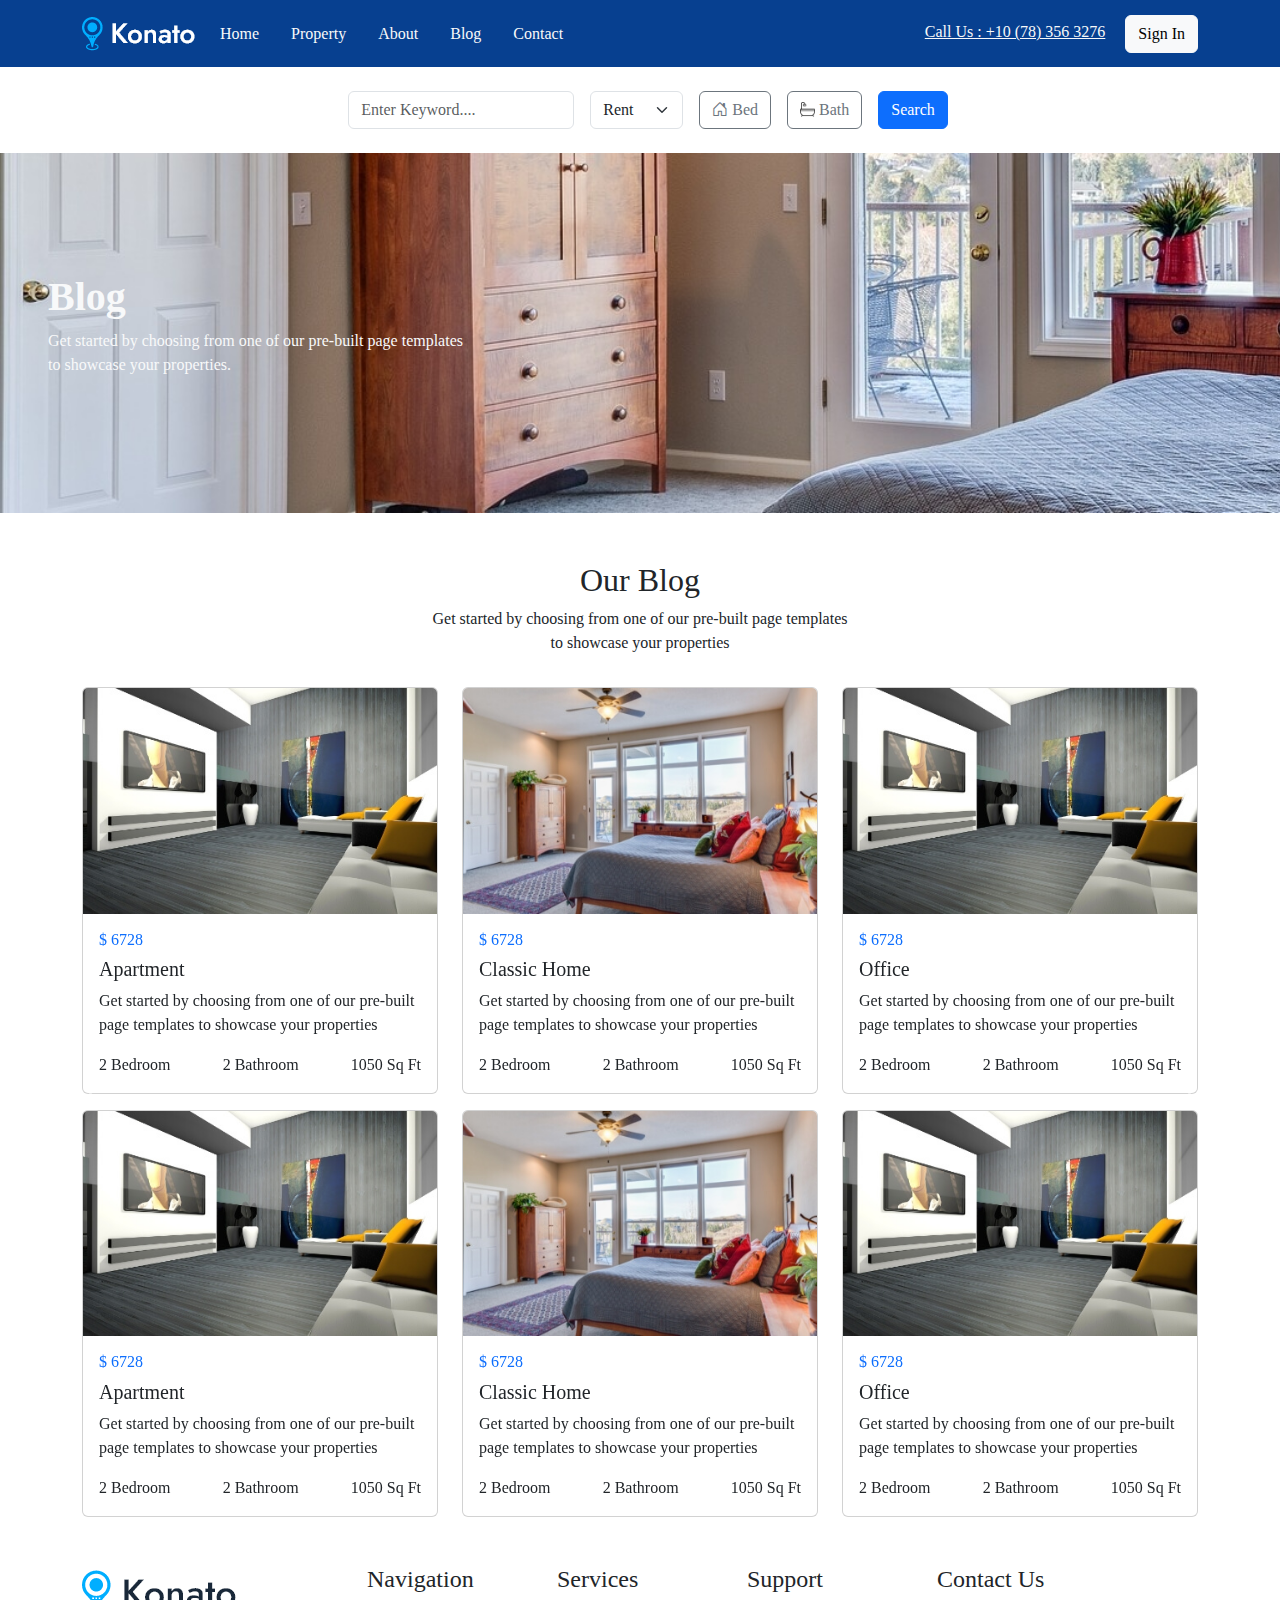
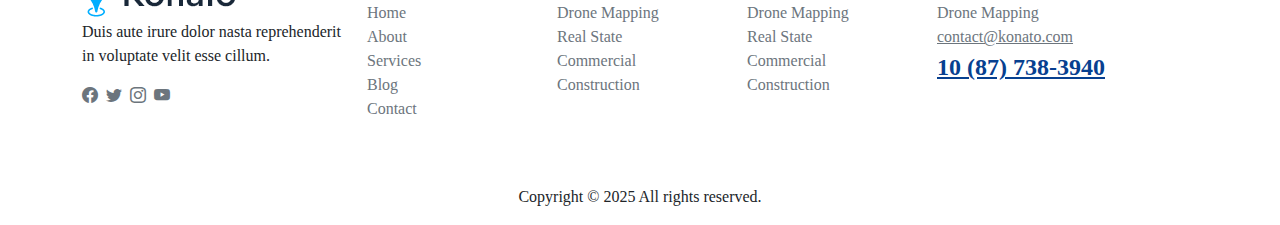
<file: blog.html>
<!DOCTYPE html>
<html lang="en">

<head>
    <meta charset="UTF-8">
    <meta name="viewport" content="width=device-width, initial-scale=1.0">
    <title>Blog</title>
    <link rel="stylesheet" href="./CSS/about.css">
    <link href="https://cdn.jsdelivr.net/npm/bootstrap@5.3.3/dist/css/bootstrap.min.css" rel="stylesheet"
        integrity="sha384-QWTKZyjpPEjISv5WaRU9OFeRpok6YctnYmDr5pNlyT2bRjXh0JMhjY6hW+ALEwIH" crossorigin="anonymous">
</head>

<body class="body">

    <!-- navbar -->
    <nav class="navbar navbar-expand-lg position-sticky top-0">
        <div class="container">
            <div class="navbar-brand" href="#">
                <img src="./Images/Illustration/logo.png" alt="" class="logo">
            </div>
            <button class="navbar-toggler border border-0" type="button" data-bs-toggle="collapse"
                data-bs-target="#one">
                <span class="navbar-toggler-icon"></span>
            </button>
            <div class="collapse navbar-collapse" id="one">
                <ul class="navbar-nav gap-3">
                    <li class="nav-item"><a class="nav-link text-light" href="index.html">Home</a></li>
                    <li class="nav-item"><a class="nav-link text-light" href="property.html">Property</a></li>
                    <li class="nav-item"><a class="nav-link text-light" href="about.html">About</a></li>
                    <li class="nav-item"><a class="nav-link text-light" href="blog.html">Blog</a></li>
                    <li class="nav-item"><a class="nav-link text-light" href="contact.html">Contact</a></li>
                </ul>
                <div class="ms-auto">
                    <span class="navbar-text call-text me-3 text-light text-decoration-underline">Call Us : +10 (78) 356
                        3276</span>
                    <a href="#" class="btn btn-light sign-in-btn mt-3 mt-md-0">Sign In</a>
                </div>
            </div>
        </div>
    </nav>

    <!-- search section -->
    <section class="search_container">
        <div class="container mt-4">
            <div class="search-container d-md-flex justify-content-center">
                <div class="icon-input w-lg-25 mt-3 mt-md-0 ms-3">
                    <input type="text" class="form-control" placeholder="Enter Keyword....">
                </div>
                <div class="ms-3 mt-3 mt-md-0">
                    <select class="form-select">
                        <option>Rent</option>
                        <option>Rent 1</option>
                        <option>Rent 2</option>
                        <option>Rent 3</option>
                        <option>Rent 4</option>
                    </select>
                </div>
                <button class="btn btn-outline-secondary ms-3 mt-3 mt-md-0">
                    <span><i class="bi bi-house-door"></i></span>
                    <span>Bed</span>
                </button>
                <button class="btn btn-outline-secondary ms-3 mt-3 mt-md-0">
                    <span></span>
                    <span><img src="./Images/Illustration/bath-tub.png" alt="" class="img-fluid bath-img mb-1"> Bath</span>
                </button>
                <button class="btn btn-primary search-btn ms-3 mt-3 mt-md-0">Search</button>
            </div>
        </div>
    </section>

    <!-- bg section -->
    <section class="bg-container">
        <div class="banner d-flex flex-column justify-content-center align-items-start text-start mt-4">
            <div class="banner-overlay"></div>
            <div class="banner-content ms-2 ms-md-5 text-light">
                <h1 class="fw-bolder">Blog</h1>
                <p>Get started by choosing from one of our pre-built page templates <br> to showcase your properties.
                </p>
            </div>
        </div>
    </section>

    <!-- property section -->
    <section class="property-section mt-4">
        <div class="container text-center mt-5">
            <h2 class="fs-2">Our Blog</h2>
            <p>Get started by choosing from one of our pre-built page templates <br> to showcase your properties</p>
        </div>
        <div id="propertyCarousel" class="carousel slide" data-bs-ride="carousel">
            <div class="carousel-inner">
                <div class="container mt-3">
                    <div class="carousel-item active">
                        <div class="row justify-content-center">
                            <div class="col-md-4 mb-3 mb-md-0">
                                <div class="card">
                                    <img src="./Images/Illustration/card-img2.jpg" class="card-img-top" alt="Apartment">
                                    <div class="card-body">
                                        <h6 class="text-primary">$ 6728</h6>
                                        <h5 class="card-title">Apartment</h5>
                                        <p class="card-text">Get started by choosing from one of our pre-built page
                                            templates to showcase your properties</p>
                                        <div class="d-flex justify-content-between">
                                            <span>2 Bedroom</span>
                                            <span>2 Bathroom</span>
                                            <span>1050 Sq Ft</span>
                                        </div>
                                    </div>
                                </div>
                            </div>
                            <div class="col-md-4 mb-3 mb-md-0">
                                <div class="card">
                                    <img src="./Images/Illustration/card-img1.jpg" class="card-img-top"
                                        alt="Classic Home">
                                    <div class="card-body">
                                        <h6 class="text-primary">$ 6728</h6>
                                        <h5 class="card-title">Classic Home</h5>
                                        <p class="card-text">Get started by choosing from one of our pre-built page
                                            templates to showcase your properties</p>
                                        <div class="d-flex justify-content-between">
                                            <span>2 Bedroom</span>
                                            <span>2 Bathroom</span>
                                            <span>1050 Sq Ft</span>
                                        </div>
                                    </div>
                                </div>
                            </div>
                            <div class="col-md-4 mb-3 mb-md-0">
                                <div class="card">
                                    <img src="./Images/Illustration/card-img2.jpg" class="card-img-top" alt="Apartment">
                                    <div class="card-body">
                                        <h6 class="text-primary">$ 6728</h6>
                                        <h5 class="card-title">Office</h5>
                                        <p class="card-text">Get started by choosing from one of our pre-built page
                                            templates to showcase your properties</p>
                                        <div class="d-flex justify-content-between">
                                            <span>2 Bedroom</span>
                                            <span>2 Bathroom</span>
                                            <span>1050 Sq Ft</span>
                                        </div>
                                    </div>
                                </div>
                            </div>
                        </div>
                    </div>
                </div>
            </div>


            <div class="carousel-inner">
                <div class="container mt-3">
                    <div class="carousel-item active">
                        <div class="row justify-content-center">
                            <div class="col-md-4 mb-3 mb-md-0">
                                <div class="card">
                                    <img src="./Images/Illustration/card-img2.jpg" class="card-img-top" alt="Apartment">
                                    <div class="card-body">
                                        <h6 class="text-primary">$ 6728</h6>
                                        <h5 class="card-title">Apartment</h5>
                                        <p class="card-text">Get started by choosing from one of our pre-built page
                                            templates to showcase your properties</p>
                                        <div class="d-flex justify-content-between">
                                            <span>2 Bedroom</span>
                                            <span>2 Bathroom</span>
                                            <span>1050 Sq Ft</span>
                                        </div>
                                    </div>
                                </div>
                            </div>
                            <div class="col-md-4 mb-3 mb-md-0">
                                <div class="card">
                                    <img src="./Images/Illustration/card-img1.jpg" class="card-img-top"
                                        alt="Classic Home">
                                    <div class="card-body">
                                        <h6 class="text-primary">$ 6728</h6>
                                        <h5 class="card-title">Classic Home</h5>
                                        <p class="card-text">Get started by choosing from one of our pre-built page
                                            templates to showcase your properties</p>
                                        <div class="d-flex justify-content-between">
                                            <span>2 Bedroom</span>
                                            <span>2 Bathroom</span>
                                            <span>1050 Sq Ft</span>
                                        </div>
                                    </div>
                                </div>
                            </div>
                            <div class="col-md-4 mb-3 mb-md-0">
                                <div class="card">
                                    <img src="./Images/Illustration/card-img2.jpg" class="card-img-top" alt="Apartment">
                                    <div class="card-body">
                                        <h6 class="text-primary">$ 6728</h6>
                                        <h5 class="card-title">Office</h5>
                                        <p class="card-text">Get started by choosing from one of our pre-built page
                                            templates to showcase your properties</p>
                                        <div class="d-flex justify-content-between">
                                            <span>2 Bedroom</span>
                                            <span>2 Bathroom</span>
                                            <span>1050 Sq Ft</span>
                                        </div>
                                    </div>
                                </div>
                            </div>
                        </div>
                    </div>
                </div>
            </div>
            <button class="carousel-control-prev" type="button" data-bs-target="#propertyCarousel" data-bs-slide="prev">
                <span class="carousel-control-prev-icon"></span>
            </button>
            <button class="carousel-control-next" type="button" data-bs-target="#propertyCarousel" data-bs-slide="next">
                <span class="carousel-control-next-icon"></span>
            </button>
    </section>

    <!-- footer -->
    <footer class="footer">
        <div class="container">
            <div class="row mt-5 mb-5">
                <div class="col-md-3">
                    <div class="logo">
                        <img src="./Images/Illustration/logo2_footer.png" alt="" class="img-fluid">
                    </div>
                    <p>Duis aute irure dolor nasta reprehenderit in voluptate velit esse cillum.</p>
                    <ul class="social-icons d-flex gap-2 p-0 m-0">
                        <li class="list-unstyled"><a href="#" class="text-decoration-none text-secondary"><i
                                    class="bi bi-facebook"></i></a></li>
                        <li class="list-unstyled"><a href="#" class="text-decoration-none text-secondary"><i
                                    class="bi bi-twitter"></i></a></li>
                        <li class="list-unstyled"><a href="#" class="text-decoration-none text-secondary"><i
                                    class="bi bi-instagram"></i></a></li>
                        <li class="list-unstyled"><a href="#" class="text-decoration-none text-secondary"><i
                                    class="bi bi-youtube"></i></a></li>
                    </ul>
                </div>
                <div class="col-md-2 mt-5 mt-md-0">
                    <h4>Navigation</h4>
                    <ul class="list-unstyled">
                        <li><a href="#" class="text-decoration-none text-secondary">Home</a></li>
                        <li><a href="#" class="text-decoration-none text-secondary">About</a></li>
                        <li><a href="#" class="text-decoration-none text-secondary">Services</a></li>
                        <li><a href="#" class="text-decoration-none text-secondary">Blog</a></li>
                        <li><a href="#" class="text-decoration-none text-secondary">Contact</a></li>
                    </ul>
                </div>
                <div class="col-md-2">
                    <h4>Services</h4>
                    <ul class="list-unstyled">
                        <li><a href="#" class="text-decoration-none text-secondary">Drone Mapping</a></li>
                        <li><a href="#" class="text-decoration-none text-secondary">Real State</a></li>
                        <li><a href="#" class="text-decoration-none text-secondary">Commercial</a></li>
                        <li><a href="#" class="text-decoration-none text-secondary">Construction</a></li>
                    </ul>
                </div>
                <div class="col-md-2">
                    <h4>Support</h4>
                    <ul class="list-unstyled">
                        <li><a href="#" class="text-decoration-none text-secondary">Drone Mapping</a></li>
                        <li><a href="#" class="text-decoration-none text-secondary">Real State</a></li>
                        <li><a href="#" class="text-decoration-none text-secondary">Commercial</a></li>
                        <li><a href="#" class="text-decoration-none text-secondary">Construction</a></li>
                    </ul>
                </div>
                <div class="col-md-3">
                    <h4>Contact Us</h4>
                    <ul class="list-unstyled">
                        <li><a href="#" class="text-decoration-none text-secondary">Drone Mapping</a></li>
                        <li><a href="mailto:contact@konato.com" class="text-secondary">contact@konato.com</a></li>
                        <li><a href="tel:10877383940" class="footer-num fs-4 fw-bold">10 (87) 738-3940</a></li>
                    </ul>
                </div>
            </div>
        </div>
        <div>
            <p class="copyright text-center">Copyright &copy; 2025 All rights reserved.</p>
        </div>
    </footer>


    <link rel="stylesheet" href="https://cdn.jsdelivr.net/npm/bootstrap-icons@1.11.3/font/bootstrap-icons.min.css">
    <script src="https://cdn.jsdelivr.net/npm/bootstrap@5.3.3/dist/js/bootstrap.bundle.min.js"
        integrity="sha384-YvpcrYf0tY3lHB60NNkmXc5s9fDVZLESaAA55NDzOxhy9GkcIdslK1eN7N6jIeHz"
        crossorigin="anonymous"></script>
</body>

</html>
</file>
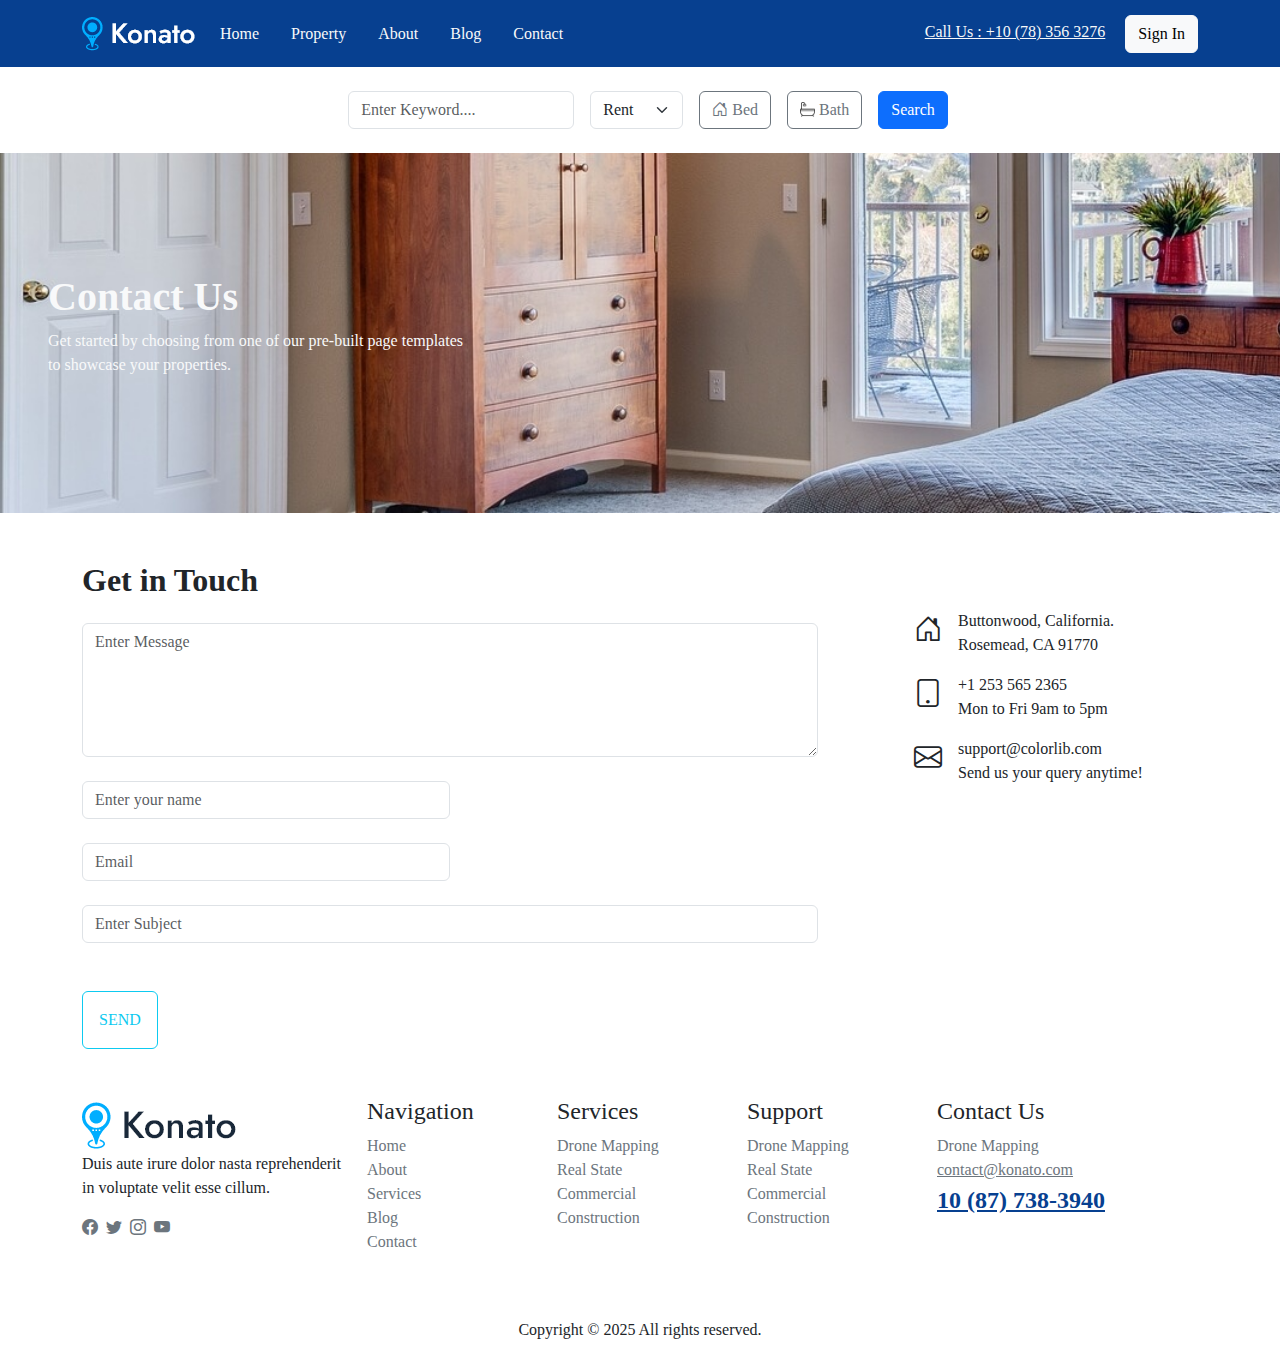
<file: contact.html>
<!DOCTYPE html>
<html lang="en">

<head>
    <meta charset="UTF-8">
    <meta name="viewport" content="width=device-width, initial-scale=1.0">
    <title>Contact Us</title>
    <link rel="stylesheet" href="./CSS/about.css">
    <link href="https://cdn.jsdelivr.net/npm/bootstrap@5.3.3/dist/css/bootstrap.min.css" rel="stylesheet"
        integrity="sha384-QWTKZyjpPEjISv5WaRU9OFeRpok6YctnYmDr5pNlyT2bRjXh0JMhjY6hW+ALEwIH" crossorigin="anonymous">
</head>

<body class="body">

    <!-- navbar -->
    <nav class="navbar navbar-expand-lg position-sticky top-0">
        <div class="container">
            <div class="navbar-brand" href="#">
                <img src="./Images/Illustration/logo.png" alt="" class="logo">
            </div>
            <button class="navbar-toggler border border-0" type="button" data-bs-toggle="collapse"
                data-bs-target="#one">
                <span class="navbar-toggler-icon"></span>
            </button>
            <div class="collapse navbar-collapse" id="one">
                <ul class="navbar-nav gap-3">
                    <li class="nav-item"><a class="nav-link text-light" href="index.html">Home</a></li>
                    <li class="nav-item"><a class="nav-link text-light" href="property.html">Property</a></li>
                    <li class="nav-item"><a class="nav-link text-light" href="about.html">About</a></li>
                    <li class="nav-item"><a class="nav-link text-light" href="blog.html">Blog</a></li>
                    <li class="nav-item"><a class="nav-link text-light" href="contact.html">Contact</a></li>
                </ul>
                <div class="ms-auto">
                    <span class="navbar-text call-text me-3 text-light text-decoration-underline">Call Us : +10 (78) 356
                        3276</span>
                    <a href="#" class="btn btn-light sign-in-btn mt-3 mt-md-0">Sign In</a>
                </div>
            </div>
        </div>
    </nav>

    <!-- search section -->
    <section class="search_container">
        <div class="container mt-4">
            <div class="search-container d-md-flex justify-content-center">
                <div class="icon-input w-lg-25 mt-3 mt-md-0 ms-3">
                    <input type="text" class="form-control" placeholder="Enter Keyword....">
                </div>
                <div class="ms-3 mt-3 mt-md-0">
                    <select class="form-select">
                        <option>Rent</option>
                        <option>Rent 1</option>
                        <option>Rent 2</option>
                        <option>Rent 3</option>
                        <option>Rent 4</option>
                    </select>
                </div>
                <button class="btn btn-outline-secondary ms-3 mt-3 mt-md-0">
                    <span><i class="bi bi-house-door"></i></span>
                    <span>Bed</span>
                </button>
                <button class="btn btn-outline-secondary ms-3 mt-3 mt-md-0">
                    <span></span>
                    <span><img src="./Images/Illustration/bath-tub.png" alt="" class="img-fluid bath-img mb-1"> Bath</span>
                </button>
                <button class="btn btn-primary search-btn ms-3 mt-3 mt-md-0">Search</button>
            </div>
        </div>
    </section>

    <!-- bg section -->
    <section class="bg-container">
        <div class="banner d-flex flex-column justify-content-center align-items-start text-start mt-4">
            <div class="banner-overlay"></div>
            <div class="banner-content ms-2 ms-md-5 text-light">
                <h1 class="fw-bolder">Contact Us</h1>
                <p>Get started by choosing from one of our pre-built page templates <br> to showcase your properties.
                </p>
            </div>
        </div>
    </section>


    <!-- Get in touch section -->
    <section class="get-in-touch-section">
        <div class="container mt-5">
            <div class="row pe-md-4 pe-lg-0">
                <div class="col-md-8">
                    <h2 class="fs-2 fw-bold">Get in Touch</h2>
                    <form>
                        <div class="form-group mt-4">
                            <textarea class="form-control" rows="5" placeholder="Enter Message"></textarea>
                        </div>
                        <div class="form-row mt-4">
                            <div class="form-group col-md-6">
                                <input type="text" class="form-control" placeholder="Enter your name">
                            </div>
                            <div class="form-group col-md-6 mt-4">
                                <input type="email" class="form-control" placeholder="Email">
                            </div>
                        </div>
                        <div class="form-group mt-4">
                            <input type="text" class="form-control" placeholder="Enter Subject">
                        </div>
                        <button type="submit" class="btn btn-outline-info p-3 mt-5">SEND</button>
                    </form>
                </div>
                <div class="col-md-4">
                    <div class="contact-info mt-5 ms-md-5">
                        <div class="info-item d-flex gap-3 ms-lg-4">
                            <i class="bi bi-house-door fs-3"></i>
                            <p>Buttonwood, California.<br>Rosemead, CA 91770</p>
                        </div>
                        <div class="info-item d-flex gap-3 ms-lg-4">
                            <i class="bi bi-tablet fs-3"></i>
                            <p>+1 253 565 2365<br>Mon to Fri 9am to 5pm</p>
                        </div>
                        <div class="info-item d-flex gap-3 ms-lg-4">
                            <i class="bi bi-envelope fs-3"></i>
                            <p>support@colorlib.com<br>Send us your query anytime!</p>
                        </div>
                    </div>
                </div>
            </div>
        </div>
    </section>

    <!-- footer -->
    <footer class="footer">
        <div class="container">
            <div class="row mt-5 mb-5">
                <div class="col-md-3">
                    <div class="logo">
                        <img src="./Images/Illustration/logo2_footer.png" alt="" class="img-fluid">
                    </div>
                    <p>Duis aute irure dolor nasta reprehenderit in voluptate velit esse cillum.</p>
                    <ul class="social-icons d-flex gap-2 p-0 m-0">
                        <li class="list-unstyled"><a href="#" class="text-decoration-none text-secondary"><i
                                    class="bi bi-facebook"></i></a></li>
                        <li class="list-unstyled"><a href="#" class="text-decoration-none text-secondary"><i
                                    class="bi bi-twitter"></i></a></li>
                        <li class="list-unstyled"><a href="#" class="text-decoration-none text-secondary"><i
                                    class="bi bi-instagram"></i></a></li>
                        <li class="list-unstyled"><a href="#" class="text-decoration-none text-secondary"><i
                                    class="bi bi-youtube"></i></a></li>
                    </ul>
                </div>
                <div class="col-md-2 mt-5 mt-md-0">
                    <h4>Navigation</h4>
                    <ul class="list-unstyled">
                        <li><a href="#" class="text-decoration-none text-secondary">Home</a></li>
                        <li><a href="#" class="text-decoration-none text-secondary">About</a></li>
                        <li><a href="#" class="text-decoration-none text-secondary">Services</a></li>
                        <li><a href="#" class="text-decoration-none text-secondary">Blog</a></li>
                        <li><a href="#" class="text-decoration-none text-secondary">Contact</a></li>
                    </ul>
                </div>
                <div class="col-md-2">
                    <h4>Services</h4>
                    <ul class="list-unstyled">
                        <li><a href="#" class="text-decoration-none text-secondary">Drone Mapping</a></li>
                        <li><a href="#" class="text-decoration-none text-secondary">Real State</a></li>
                        <li><a href="#" class="text-decoration-none text-secondary">Commercial</a></li>
                        <li><a href="#" class="text-decoration-none text-secondary">Construction</a></li>
                    </ul>
                </div>
                <div class="col-md-2">
                    <h4>Support</h4>
                    <ul class="list-unstyled">
                        <li><a href="#" class="text-decoration-none text-secondary">Drone Mapping</a></li>
                        <li><a href="#" class="text-decoration-none text-secondary">Real State</a></li>
                        <li><a href="#" class="text-decoration-none text-secondary">Commercial</a></li>
                        <li><a href="#" class="text-decoration-none text-secondary">Construction</a></li>
                    </ul>
                </div>
                <div class="col-md-3">
                    <h4>Contact Us</h4>
                    <ul class="list-unstyled">
                        <li><a href="#" class="text-decoration-none text-secondary">Drone Mapping</a></li>
                        <li><a href="mailto:contact@konato.com" class="text-secondary">contact@konato.com</a></li>
                        <li><a href="tel:10877383940" class="footer-num fs-4 fw-bold">10 (87) 738-3940</a></li>
                    </ul>
                </div>
            </div>
        </div>
        <div>
            <p class="copyright text-center">Copyright &copy; 2025 All rights reserved.</p>
        </div>
    </footer>


    <link rel="stylesheet" href="https://cdn.jsdelivr.net/npm/bootstrap-icons@1.11.3/font/bootstrap-icons.min.css">
    <script src="https://cdn.jsdelivr.net/npm/bootstrap@5.3.3/dist/js/bootstrap.bundle.min.js"
        integrity="sha384-YvpcrYf0tY3lHB60NNkmXc5s9fDVZLESaAA55NDzOxhy9GkcIdslK1eN7N6jIeHz"
        crossorigin="anonymous"></script>
</body>

</html>
</file>
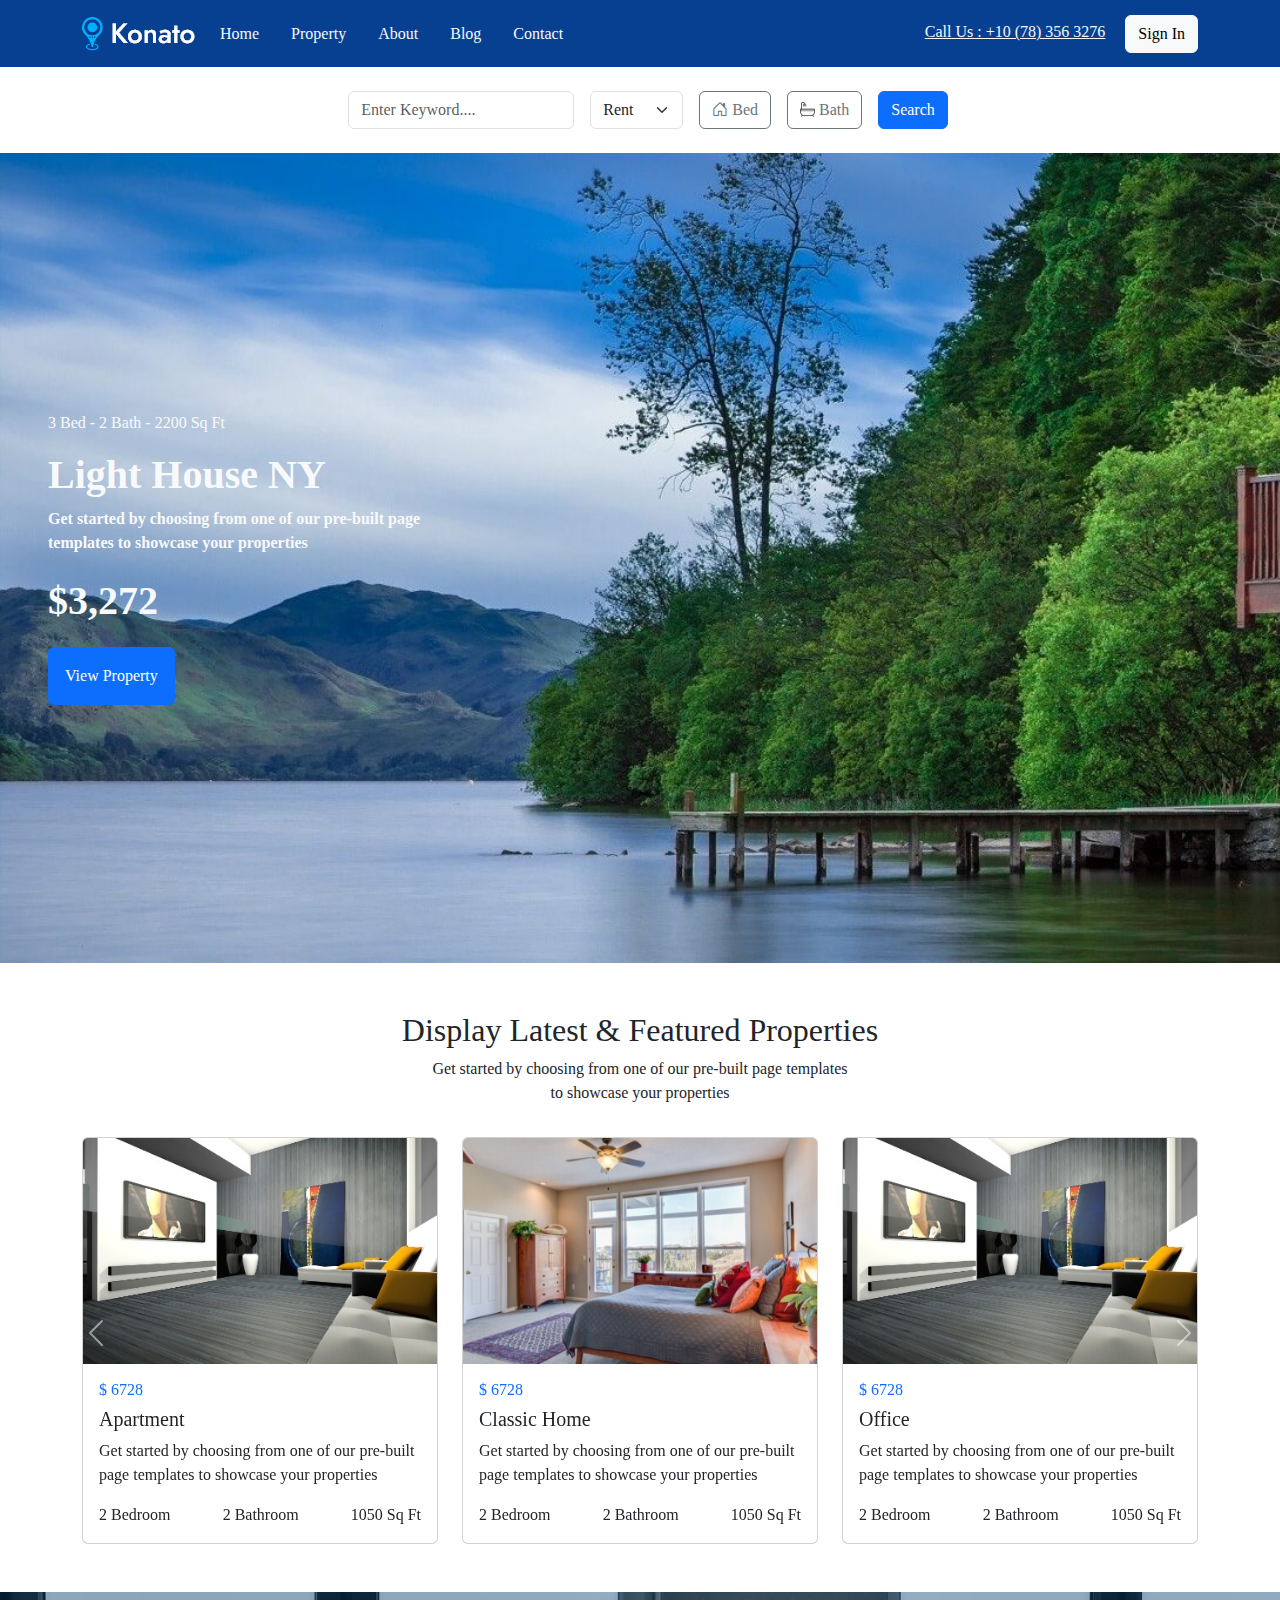
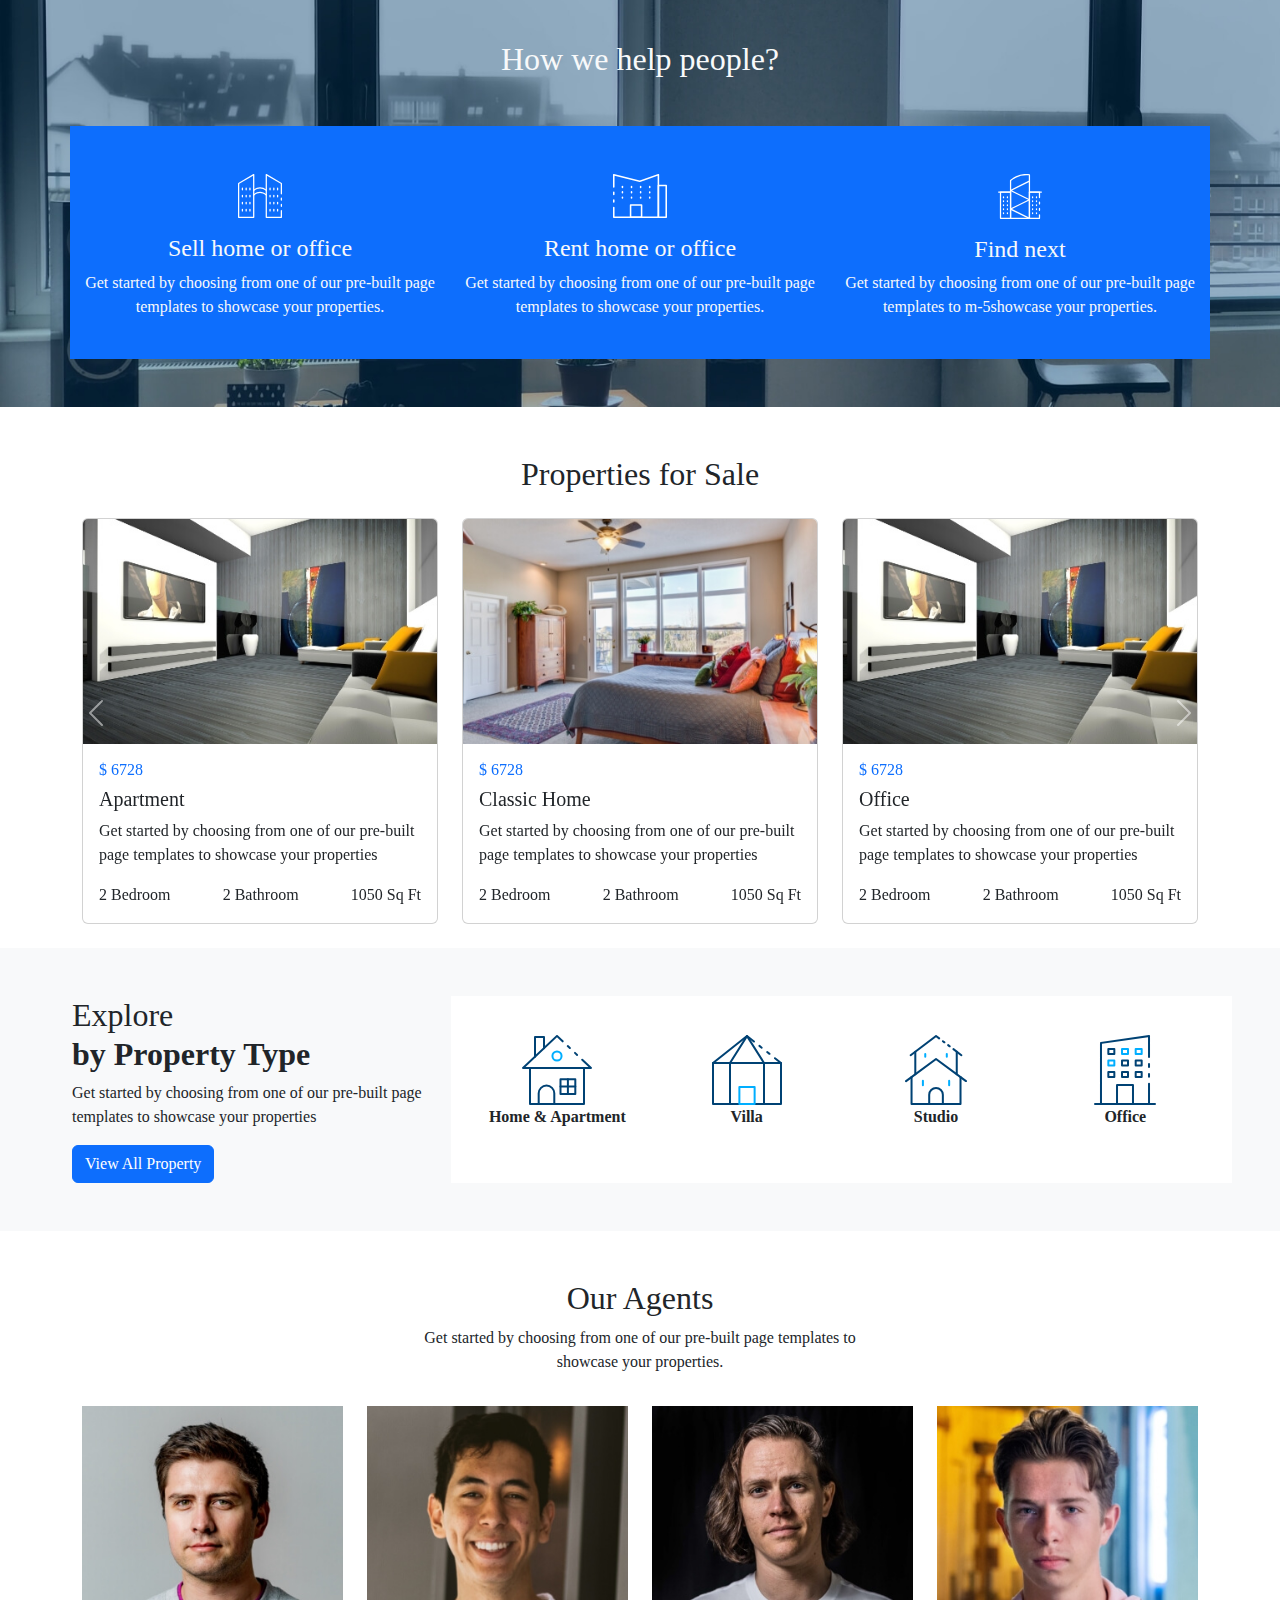
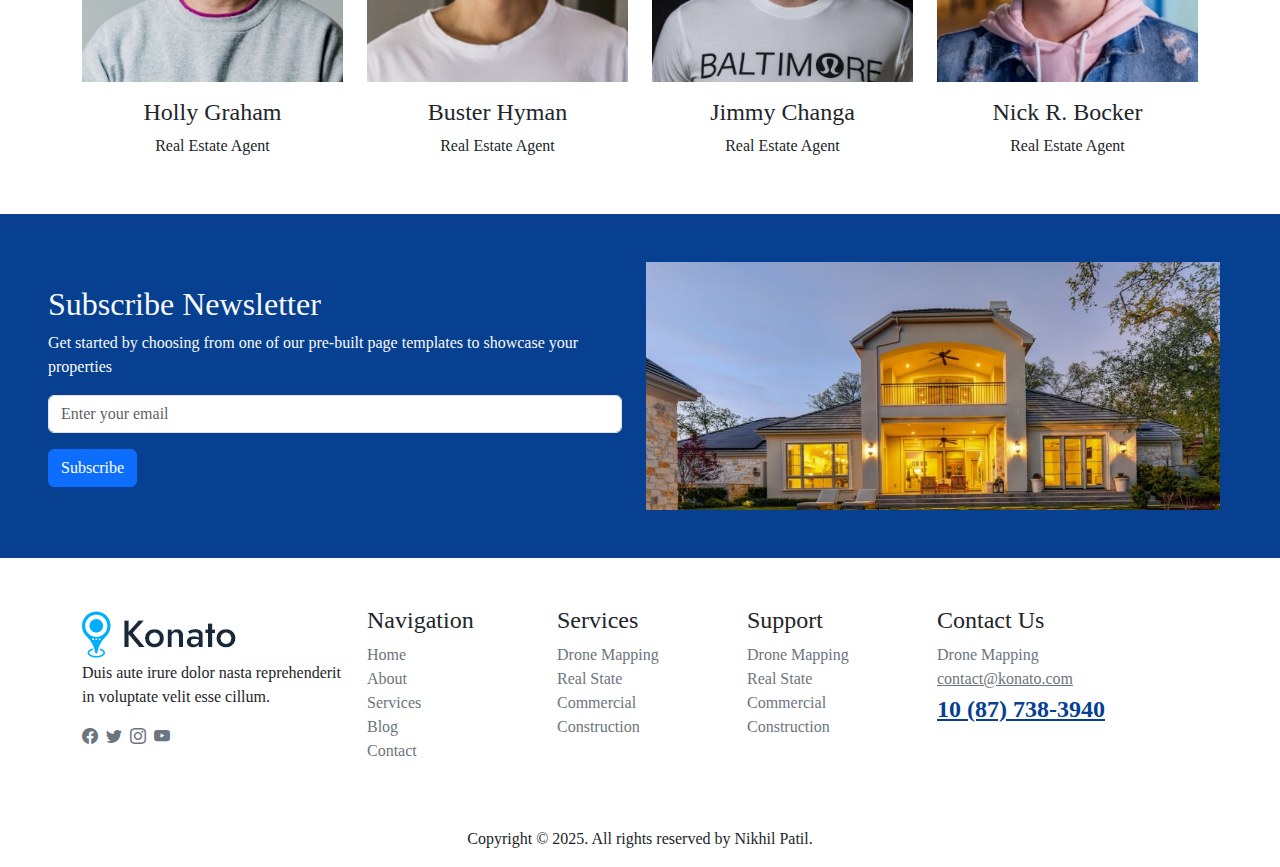
<file: home.html>
<!DOCTYPE html>
<html lang="en">

<head>
    <meta charset="UTF-8">
    <meta name="viewport" content="width=device-width, initial-scale=1.0">
    <title>Real-Estate Website</title>
    <link rel="stylesheet" href="./CSS/home.css">
    <link href="https://cdn.jsdelivr.net/npm/bootstrap@5.3.3/dist/css/bootstrap.min.css" rel="stylesheet"
        integrity="sha384-QWTKZyjpPEjISv5WaRU9OFeRpok6YctnYmDr5pNlyT2bRjXh0JMhjY6hW+ALEwIH" crossorigin="anonymous">
</head>

<body class="body">

    <!-- navbar -->
    <nav class="navbar navbar-expand-lg position-sticky top-0">
        <div class="container">
            <div class="navbar-brand" href="#">
                <img src="./Images/Illustration/logo.png" alt="" class="logo">
            </div>
            <button class="navbar-toggler border border-0" type="button" data-bs-toggle="collapse"
                data-bs-target="#one">
                <span class="navbar-toggler-icon"></span>
            </button>
            <div class="collapse navbar-collapse" id="one">
                <ul class="navbar-nav gap-3">
                    <li class="nav-item"><a class="nav-link text-light" href="home.html">Home</a></li>
                    <li class="nav-item"><a class="nav-link text-light" href="property.html">Property</a></li>
                    <li class="nav-item"><a class="nav-link text-light" href="about.html">About</a></li>
                    <li class="nav-item"><a class="nav-link text-light" href="blog.html">Blog</a></li>
                    <li class="nav-item"><a class="nav-link text-light" href="contact.html">Contact</a></li>
                </ul>
                <div class="ms-auto">
                    <span class="navbar-text call-text me-3 text-light text-decoration-underline">Call Us : +10 (78) 356
                        3276</span>
                    <a href="#" class="btn btn-light sign-in-btn mt-3 mt-md-0">Sign In</a>
                </div>
            </div>
        </div>
    </nav>

    <!-- search section -->
    <section class="search_container">
        <div class="container mt-4">
            <div class="search-container d-md-flex justify-content-center">
                <div class="icon-input w-lg-25 mt-3 mt-md-0 ms-3">
                    <input type="text" class="form-control" placeholder="Enter Keyword....">
                </div>
                <div class="ms-3 mt-3 mt-md-0">
                    <select class="form-select">
                        <option>Rent</option>
                        <option>Rent 1</option>
                        <option>Rent 2</option>
                        <option>Rent 3</option>
                        <option>Rent 4</option>
                    </select>
                </div>
                <button class="btn btn-outline-secondary ms-3 mt-3 mt-md-0">
                    <span><i class="bi bi-house-door"></i></span>
                    <span>Bed</span>
                </button>
                <button class="btn btn-outline-secondary ms-3 mt-3 mt-md-0">
                    <span></span>
                    <span><img src="./Images/Illustration/bath-tub.png" alt="" class="img-fluid bath-img mb-1"> Bath</span>
                </button>
                <button class="btn btn-primary search-btn ms-3 mt-3 mt-md-0">Search</button>
            </div>
        </div>
    </section>

    <!-- bg section -->
    <section class="bg-container">
        <div class="banner d-flex flex-column justify-content-center align-items-start text-start mt-4">
            <div class="banner-overlay"></div>
            <div class="banner-content ms-5 text-light">
                <p>3 Bed - 2 Bath - 2200 Sq Ft</p>
                <h1 class="fs-1 fw-bold">Light House NY</h1>
                <p class="fw-bold">Get started by choosing from one of our pre-built page <br> templates to showcase
                    your
                    properties</p>
                <p class="price fs-1 fw-bold ">$3,272</p>
                <a href="#" class="btn btn-primary view-btn p-3">View Property</a>
            </div>
        </div>
    </section>

    <!-- display section -->
    <section class="Display-section">
        <div class="container text-center mt-5">
            <h2 class="fs-2">Display Latest & Featured Properties</h2>
            <p>Get started by choosing from one of our pre-built page templates <br> to showcase your properties</p>
        </div>
        <div id="propertyCarousel" class="carousel slide" data-bs-ride="carousel">
            <div class="carousel-inner">
                <div class="container mt-3">
                    <div class="carousel-item active">
                        <div class="row justify-content-center">
                            <div class="col-md-4 mb-3 mb-md-0">
                                <div class="card">
                                    <img src="./Images/Illustration/card-img2.jpg" class="card-img-top" alt="Apartment">
                                    <div class="card-body">
                                        <h6 class="text-primary">$ 6728</h6>
                                        <h5 class="card-title">Apartment</h5>
                                        <p class="card-text">Get started by choosing from one of our pre-built page
                                            templates to showcase your properties</p>
                                        <div class="d-flex justify-content-between">
                                            <span>2 Bedroom</span>
                                            <span>2 Bathroom</span>
                                            <span>1050 Sq Ft</span>
                                        </div>
                                    </div>
                                </div>
                            </div>
                            <div class="col-md-4 mb-3 mb-md-0">
                                <div class="card">
                                    <img src="./Images/Illustration/card-img1.jpg" class="card-img-top"
                                        alt="Classic Home">
                                    <div class="card-body">
                                        <h6 class="text-primary">$ 6728</h6>
                                        <h5 class="card-title">Classic Home</h5>
                                        <p class="card-text">Get started by choosing from one of our pre-built page
                                            templates to showcase your properties</p>
                                        <div class="d-flex justify-content-between">
                                            <span>2 Bedroom</span>
                                            <span>2 Bathroom</span>
                                            <span>1050 Sq Ft</span>
                                        </div>
                                    </div>
                                </div>
                            </div>
                            <div class="col-md-4 mb-3 mb-md-0">
                                <div class="card">
                                    <img src="./Images/Illustration/card-img2.jpg" class="card-img-top" alt="Apartment">
                                    <div class="card-body">
                                        <h6 class="text-primary">$ 6728</h6>
                                        <h5 class="card-title">Office</h5>
                                        <p class="card-text">Get started by choosing from one of our pre-built page
                                            templates to showcase your properties</p>
                                        <div class="d-flex justify-content-between">
                                            <span>2 Bedroom</span>
                                            <span>2 Bathroom</span>
                                            <span>1050 Sq Ft</span>
                                        </div>
                                    </div>
                                </div>
                            </div>
                        </div>
                    </div>
                </div>
            </div>
            <button class="carousel-control-prev" type="button" data-bs-target="#propertyCarousel" data-bs-slide="prev">
                <span class="carousel-control-prev-icon"></span>
            </button>
            <button class="carousel-control-next" type="button" data-bs-target="#propertyCarousel" data-bs-slide="next">
                <span class="carousel-control-next-icon"></span>
            </button>
    </section>

    <!-- help section -->
    <section class="help-section mt-5 ">
        <div class="overlay"></div>
        <div class="container text-center pt-5 pb-5">
            <h2 class="section-title text-light fs-2">How we help people?</h2>
            <div class="row help-content justify-content-center bg-primary mt-5">
                <div class="col-md-4 mb-4">
                    <div class="help-box text-light">
                        <img src="./Images/Illustration/services1.svg" alt="" class="help-icon mt-5 mb-3">
                        <h4>Sell home or office</h4>
                        <p>Get started by choosing from one of our pre-built page templates to showcase your properties.
                        </p>
                    </div>
                </div>
                <div class="col-md-4 mb-4">
                    <div class="help-box text-light">
                        <img src="./Images/Illustration/services2.svg" alt="" class="help-icon mt-5 mb-3">
                        <h4>Rent home or office</h4>
                        <p>Get started by choosing from one of our pre-built page templates to showcase your properties.
                        </p>
                    </div>
                </div>
                <div class="col-md-4 mb-4">
                    <div class="help-box text-light">
                        <img src="./Images/Illustration/services3.svg" alt="" class="help-icon mt-5 mb-3">
                        <h4>Find next</h4>
                        <p>Get started by choosing from one of our pre-built page templates to m-5showcase your
                            properties.</p>
                    </div>
                </div>
            </div>
        </div>
    </section>

    <!-- property section -->
    <section class="property-section">
        <div class="container text-center mt-5">
            <h2 class="fs-2">Properties for Sale</h2>
        </div>
        <div id="propertyCarousel" class="carousel slide" data-bs-ride="carousel">
            <div class="carousel-inner">
                <div class="container mt-3">
                    <div class="carousel-item active">
                        <div class="row justify-content-center">
                            <div class="col-md-4 mb-3 mb-md-0">
                                <div class="card">
                                    <img src="./Images/Illustration/card-img2.jpg" class="card-img-top" alt="Apartment">
                                    <div class="card-body">
                                        <h6 class="text-primary">$ 6728</h6>
                                        <h5 class="card-title">Apartment</h5>
                                        <p class="card-text">Get started by choosing from one of our pre-built page
                                            templates to showcase your properties</p>
                                        <div class="d-flex justify-content-between">
                                            <span>2 Bedroom</span>
                                            <span>2 Bathroom</span>
                                            <span>1050 Sq Ft</span>
                                        </div>
                                    </div>
                                </div>
                            </div>
                            <div class="col-md-4 mb-3 mb-md-0">
                                <div class="card">
                                    <img src="./Images/Illustration/card-img1.jpg" class="card-img-top"
                                        alt="Classic Home">
                                    <div class="card-body">
                                        <h6 class="text-primary">$ 6728</h6>
                                        <h5 class="card-title">Classic Home</h5>
                                        <p class="card-text">Get started by choosing from one of our pre-built page
                                            templates to showcase your properties</p>
                                        <div class="d-flex justify-content-between">
                                            <span>2 Bedroom</span>
                                            <span>2 Bathroom</span>
                                            <span>1050 Sq Ft</span>
                                        </div>
                                    </div>
                                </div>
                            </div>
                            <div class="col-md-4 mb-3 mb-md-0">
                                <div class="card">
                                    <img src="./Images/Illustration/card-img2.jpg" class="card-img-top" alt="Apartment">
                                    <div class="card-body">
                                        <h6 class="text-primary">$ 6728</h6>
                                        <h5 class="card-title">Office</h5>
                                        <p class="card-text">Get started by choosing from one of our pre-built page
                                            templates to showcase your properties</p>
                                        <div class="d-flex justify-content-between">
                                            <span>2 Bedroom</span>
                                            <span>2 Bathroom</span>
                                            <span>1050 Sq Ft</span>
                                        </div>
                                    </div>
                                </div>
                            </div>
                        </div>
                    </div>
                </div>
            </div>
            <button class="carousel-control-prev" type="button" data-bs-target="#propertyCarousel" data-bs-slide="prev">
                <span class="carousel-control-prev-icon"></span>
            </button>
            <button class="carousel-control-next" type="button" data-bs-target="#propertyCarousel" data-bs-slide="next">
                <span class="carousel-control-next-icon"></span>
            </button>
    </section>

    <!-- explore property section -->
    <section class="explore-property">
        <div class="container-fluid property-section text-center bg-light">
            <div class="row mt-4 ms-md-5 pt-5 pb-3 pb-md-5 pe-md-5">
                <div class="col-md-4 text-start">
                    <h2>Explore <br> <strong>by Property Type</strong></h2>
                    <p>Get started by choosing from one of our pre-built page templates to showcase your properties</p>
                    <button class="btn btn-primary">View All Property</button>
                </div>
                <div class="col-md-8 d-md-flex align-items-center justify-content-center mt-5 mt-md-0 bg-white">
                    <div class="col-md-3 text-center property-card mt-3 mt-md-0 mb-2 mb-md-0">
                        <img src="./Images/Illustration/property1.svg" alt="">
                        <p><strong>Home & Apartment</strong></p>
                    </div>
                    <hr>
                    <div class="col-md-3 text-center property-card mt-2 mb-2 mb-md-0 mt-md-0">
                        <img src="./Images/Illustration/property2.svg" alt="">
                        <p><strong>Villa</strong></p>
                    </div>
                    <hr>
                    <div class="col-md-3 text-center property-card mt-2 mb-2 mb-md-0 mt-md-0">
                        <img src="./Images/Illustration/property3.svg" alt="">
                        <p><strong>Studio</strong></p>
                    </div>
                    <hr>
                    <div class="col-md-3 text-center property-card mt-2 mt-md-0">
                        <img src="./Images/Illustration/property4.svg" alt="">
                        <p><strong>Office</strong></p>
                    </div>
                </div>
            </div>
        </div>
    </section>

    <!-- agent section -->
    <section class="agent-section">
        <div class="container">
            <div class="row justify-content-center mt-5">
                <div class=" text-center">
                    <h2>Our Agents</h2>
                    <p>Get started by choosing from one of our pre-built page templates to <br> showcase your
                        properties.
                    </p>
                </div>
            </div>
            <div class="row justify-content-evenly align-items-center text-center agents-row mt-3">
                <div class="col-md-3 col-sm-6 mb-4 agent">
                    <div class="card border border-0">
                        <img src="./Images/Illustration/team1.jpg" alt="" class="img-fluid">
                        <div class="card-body">
                            <div class="agent-details">
                                <h4>Holly Graham</h4>
                                <p>Real Estate Agent</p>
                            </div>
                        </div>
                    </div>
                </div>
                <div class="col-md-3 col-sm-6 mb-4 agent">
                    <div class="card border border-0">
                        <img src="./Images/Illustration/team2.jpg" alt="" class="img-fluid">
                        <div class="card-body">
                            <div class="agent-details">
                                <h4>Buster Hyman</h4>
                                <p>Real Estate Agent</p>
                            </div>
                        </div>
                    </div>
                </div>
                <div class="col-md-3 col-sm-6 mb-4 agent">
                    <div class="card border border-0">
                        <img src="./Images/Illustration/team3.jpg" alt="" class="img-fluid">
                        <div class="card-body">
                            <div class="agent-details">
                                <h4>Jimmy Changa</h4>
                                <p>Real Estate Agent</p>
                            </div>
                        </div>
                    </div>
                </div>
                <div class="col-md-3 col-sm-6 mb-4 agent">
                    <div class="card border border-0">
                        <img src="./Images/Illustration/team4.jpg" alt="" class="img-fluid">
                        <div class="card-body">
                            <h4>Nick R. Bocker</h4>
                            <p>Real Estate Agent</p>
                        </div>
                    </div>
                </div>
            </div>
        </div>
    </section>

    <!-- news section -->
    <section class="news-section">
        <div class="container-fluid">
            <div class="row ms-4 pe-5">
                <div
                    class="col-md-6 newsletter-section d-flex flex-column justify-content-center text-light mt-5 mt-md-0">
                    <h2>Subscribe Newsletter</h2>
                    <p>Get started by choosing from one of our pre-built page templates to showcase your properties</p>
                    <form>
                        <div class="form-group mb-3">
                            <input type="email" class="form-control w-md-50" placeholder="Enter your email">
                        </div>
                        <button type="submit" class="btn btn-primary">Subscribe</button>
                    </form>
                </div>
                <div class="col-md-6 image-section mt-5 mb-5">
                    <img src="./Images/Illustration/subscribe-img.jpg" alt="" class="img-fluid">
                </div>
            </div>
        </div>
    </section>

    <!-- footer -->
    <footer class="footer">
        <div class="container">
            <div class="row mt-5 mb-5">
                <div class="col-md-3">
                    <div class="logo">
                        <img src="./Images/Illustration/logo2_footer.png" alt="" class="img-fluid">
                    </div>
                    <p>Duis aute irure dolor nasta reprehenderit in voluptate velit esse cillum.</p>
                    <ul class="social-icons d-flex gap-2 p-0 m-0">
                        <li class="list-unstyled"><a href="#" class="text-decoration-none text-secondary"><i
                                    class="bi bi-facebook"></i></a></li>
                        <li class="list-unstyled"><a href="#" class="text-decoration-none text-secondary"><i
                                    class="bi bi-twitter"></i></a></li>
                        <li class="list-unstyled"><a href="#" class="text-decoration-none text-secondary"><i
                                    class="bi bi-instagram"></i></a></li>
                        <li class="list-unstyled"><a href="#" class="text-decoration-none text-secondary"><i
                                    class="bi bi-youtube"></i></a></li>
                    </ul>
                </div>
                <div class="col-md-2 mt-5 mt-md-0">
                    <h4>Navigation</h4>
                    <ul class="list-unstyled">
                        <li><a href="home.html" class="text-decoration-none text-secondary">Home</a></li>
                        <li><a href="property.html" class="text-decoration-none text-secondary">About</a></li>
                        <li><a href="about.html" class="text-decoration-none text-secondary">Services</a></li>
                        <li><a href="#" class="text-decoration-none text-secondary">Blog</a></li>
                        <li><a href="#" class="text-decoration-none text-secondary">Contact</a></li>
                    </ul>
                </div>
                <div class="col-md-2">
                    <h4>Services</h4>
                    <ul class="list-unstyled">
                        <li><a href="#" class="text-decoration-none text-secondary">Drone Mapping</a></li>
                        <li><a href="#" class="text-decoration-none text-secondary">Real State</a></li>
                        <li><a href="#" class="text-decoration-none text-secondary">Commercial</a></li>
                        <li><a href="#" class="text-decoration-none text-secondary">Construction</a></li>
                    </ul>
                </div>
                <div class="col-md-2">
                    <h4>Support</h4>
                    <ul class="list-unstyled">
                        <li><a href="#" class="text-decoration-none text-secondary">Drone Mapping</a></li>
                        <li><a href="#" class="text-decoration-none text-secondary">Real State</a></li>
                        <li><a href="#" class="text-decoration-none text-secondary">Commercial</a></li>
                        <li><a href="#" class="text-decoration-none text-secondary">Construction</a></li>
                    </ul>
                </div>
                <div class="col-md-3">
                    <h4>Contact Us</h4>
                    <ul class="list-unstyled">
                        <li><a href="#" class="text-decoration-none text-secondary">Drone Mapping</a></li>
                        <li><a href="mailto:contact@konato.com" class="text-secondary">contact@konato.com</a></li>
                        <li><a href="tel:10877383940" class="footer-num fs-4 fw-bold">10 (87) 738-3940</a></li>
                    </ul>
                </div>
            </div>
        </div>
        <div>
            <p class="copyright text-center">Copyright &copy; 2025. All rights reserved by Nikhil Patil.</p>
        </div>
    </footer>


    <link rel="stylesheet" href="https://cdn.jsdelivr.net/npm/bootstrap-icons@1.11.3/font/bootstrap-icons.min.css">
    <script src="https://cdn.jsdelivr.net/npm/bootstrap@5.3.3/dist/js/bootstrap.bundle.min.js"
        integrity="sha384-YvpcrYf0tY3lHB60NNkmXc5s9fDVZLESaAA55NDzOxhy9GkcIdslK1eN7N6jIeHz"
        crossorigin="anonymous"></script>
</body>

</html>
</file>
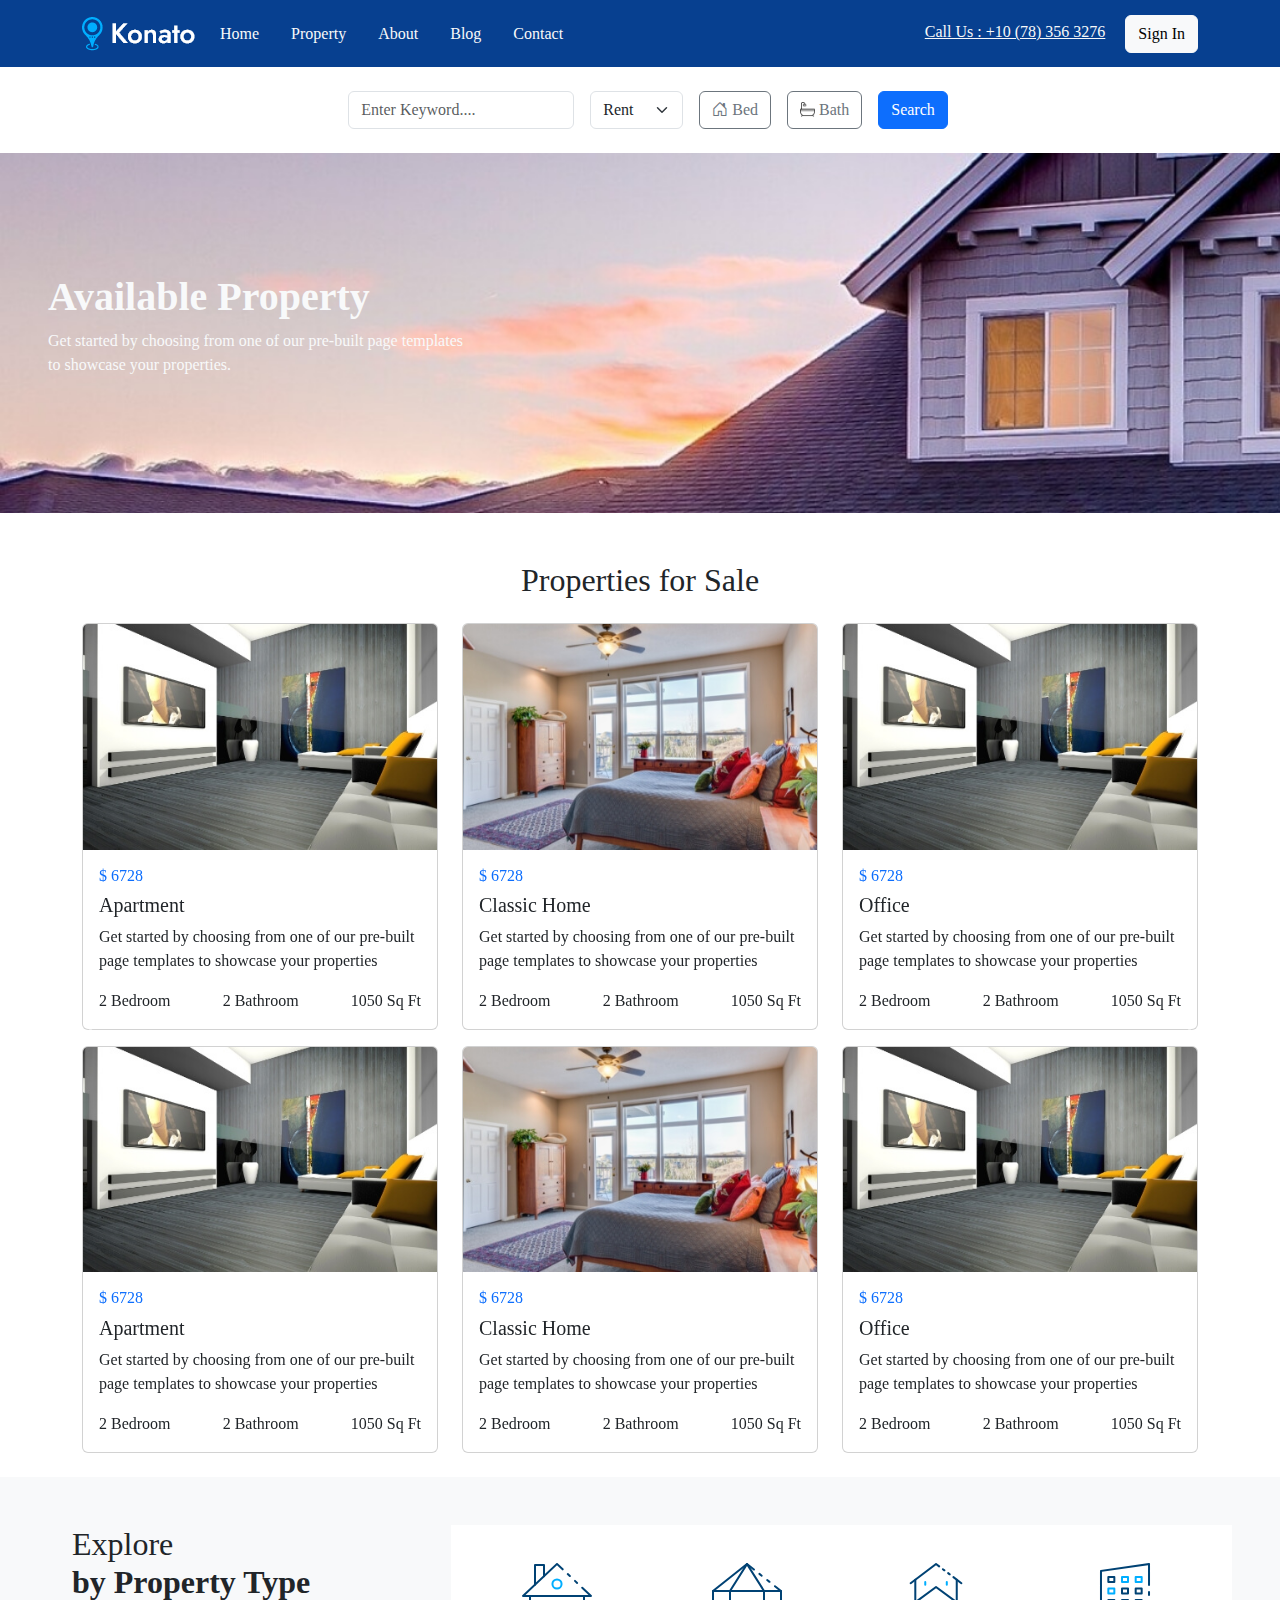
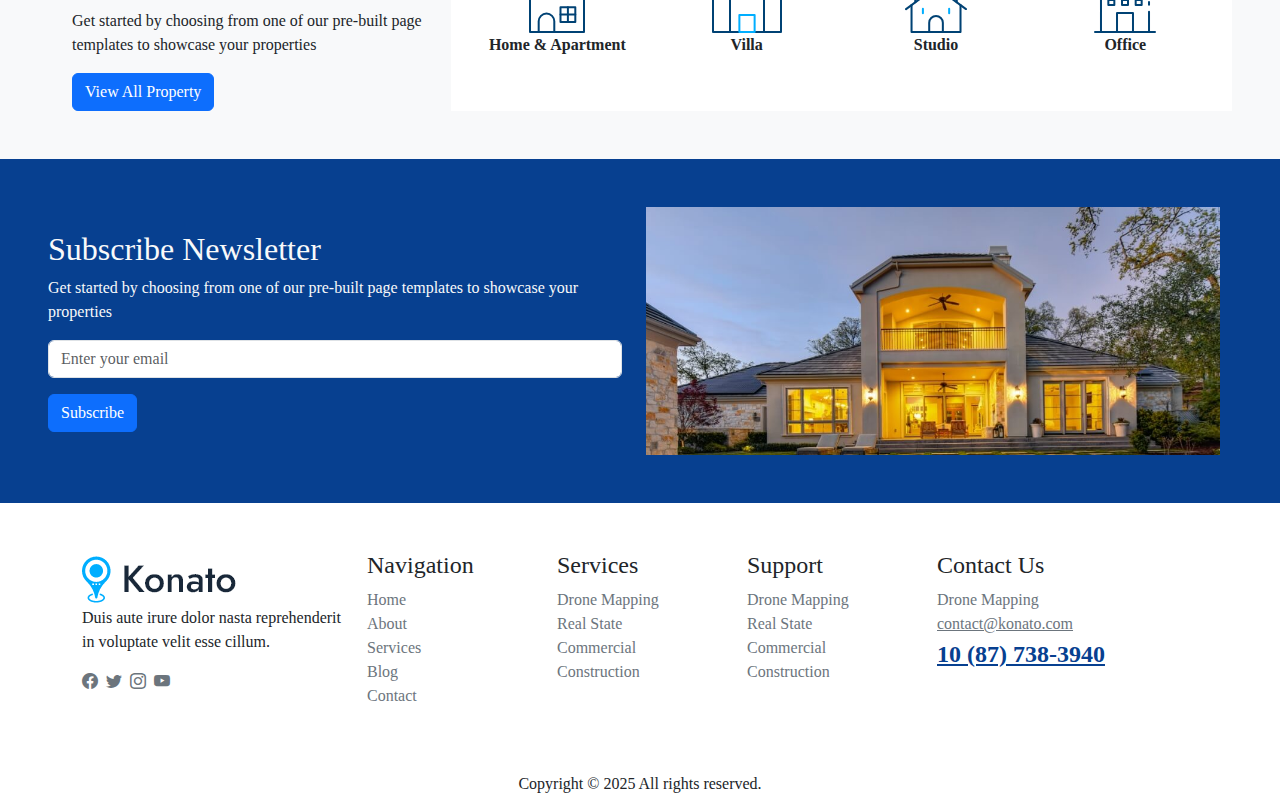
<file: property.html>
<!DOCTYPE html>
<html lang="en">

<head>
    <meta charset="UTF-8">
    <meta name="viewport" content="width=device-width, initial-scale=1.0">
    <title>Property</title>
    <link rel="stylesheet" href="./CSS/property.css">
    <link href="https://cdn.jsdelivr.net/npm/bootstrap@5.3.3/dist/css/bootstrap.min.css" rel="stylesheet"
        integrity="sha384-QWTKZyjpPEjISv5WaRU9OFeRpok6YctnYmDr5pNlyT2bRjXh0JMhjY6hW+ALEwIH" crossorigin="anonymous">
</head>

<body class="body">

    <!-- navbar -->
    <nav class="navbar navbar-expand-lg position-sticky top-0">
        <div class="container">
            <div class="navbar-brand" href="#">
                <img src="./Images/Illustration/logo.png" alt="" class="logo">
            </div>
            <button class="navbar-toggler border border-0" type="button" data-bs-toggle="collapse"
                data-bs-target="#one">
                <span class="navbar-toggler-icon"></span>
            </button>
            <div class="collapse navbar-collapse" id="one">
                <ul class="navbar-nav gap-3">
                    <li class="nav-item"><a class="nav-link text-light" href="index.html">Home</a></li>
                    <li class="nav-item"><a class="nav-link text-light" href="property.html">Property</a></li>
                    <li class="nav-item"><a class="nav-link text-light" href="about.html">About</a></li>
                    <li class="nav-item"><a class="nav-link text-light" href="blog.html">Blog</a></li>
                    <li class="nav-item"><a class="nav-link text-light" href="contact.html">Contact</a></li>
                </ul>
                <div class="ms-auto">
                    <span class="navbar-text call-text me-3 text-light text-decoration-underline">Call Us : +10 (78) 356
                        3276</span>
                    <a href="#" class="btn btn-light sign-in-btn mt-3 mt-md-0">Sign In</a>
                </div>
            </div>
        </div>
    </nav>

    <!-- search section -->
    <section class="search_container">
        <div class="container mt-4">
            <div class="search-container d-md-flex justify-content-center">
                <div class="icon-input w-lg-25 mt-3 mt-md-0 ms-3">
                    <input type="text" class="form-control" placeholder="Enter Keyword....">
                </div>
                <div class="ms-3 mt-3 mt-md-0">
                    <select class="form-select">
                        <option>Rent</option>
                        <option>Rent 1</option>
                        <option>Rent 2</option>
                        <option>Rent 3</option>
                        <option>Rent 4</option>
                    </select>
                </div>
                <button class="btn btn-outline-secondary ms-3 mt-3 mt-md-0">
                    <span><i class="bi bi-house-door"></i></span>
                    <span>Bed</span>
                </button>
                <button class="btn btn-outline-secondary ms-3 mt-3 mt-md-0">
                    <span></span>
                    <span><img src="./Images/Illustration/bath-tub.png" alt="" class="img-fluid bath-img mb-1"> Bath</span>
                </button>
                <button class="btn btn-primary search-btn ms-3 mt-3 mt-md-0">Search</button>
            </div>
        </div>
    </section>

    <!-- bg section -->
    <section class="bg-container">
        <div class="banner d-flex flex-column justify-content-center align-items-start text-start mt-4">
            <div class="banner-overlay"></div>
            <div class="banner-content ms-2 ms-md-5 text-light">
                <h1 class="fw-bolder">Available Property</h1>
                <p>Get started by choosing from one of our pre-built page templates <br> to showcase your properties.
                </p>
            </div>
        </div>
    </section>

    <!-- property section -->
    <section class="property-section">
        <div class="container text-center mt-5">
            <h2 class="fs-2">Properties for Sale</h2>
        </div>
        <div id="propertyCarousel" class="carousel slide" data-bs-ride="carousel">
            <div class="carousel-inner">
                <div class="container mt-3">
                    <div class="carousel-item active">
                        <div class="row justify-content-center">
                            <div class="col-md-4 mb-3 mb-md-0">
                                <div class="card">
                                    <img src="./Images/Illustration/card-img2.jpg" class="card-img-top" alt="Apartment">
                                    <div class="card-body">
                                        <h6 class="text-primary">$ 6728</h6>
                                        <h5 class="card-title">Apartment</h5>
                                        <p class="card-text">Get started by choosing from one of our pre-built page
                                            templates to showcase your properties</p>
                                        <div class="d-flex justify-content-between">
                                            <span>2 Bedroom</span>
                                            <span>2 Bathroom</span>
                                            <span>1050 Sq Ft</span>
                                        </div>
                                    </div>
                                </div>
                            </div>
                            <div class="col-md-4 mb-3 mb-md-0">
                                <div class="card">
                                    <img src="./Images/Illustration/card-img1.jpg" class="card-img-top"
                                        alt="Classic Home">
                                    <div class="card-body">
                                        <h6 class="text-primary">$ 6728</h6>
                                        <h5 class="card-title">Classic Home</h5>
                                        <p class="card-text">Get started by choosing from one of our pre-built page
                                            templates to showcase your properties</p>
                                        <div class="d-flex justify-content-between">
                                            <span>2 Bedroom</span>
                                            <span>2 Bathroom</span>
                                            <span>1050 Sq Ft</span>
                                        </div>
                                    </div>
                                </div>
                            </div>
                            <div class="col-md-4 mb-3 mb-md-0">
                                <div class="card">
                                    <img src="./Images/Illustration/card-img2.jpg" class="card-img-top" alt="Apartment">
                                    <div class="card-body">
                                        <h6 class="text-primary">$ 6728</h6>
                                        <h5 class="card-title">Office</h5>
                                        <p class="card-text">Get started by choosing from one of our pre-built page
                                            templates to showcase your properties</p>
                                        <div class="d-flex justify-content-between">
                                            <span>2 Bedroom</span>
                                            <span>2 Bathroom</span>
                                            <span>1050 Sq Ft</span>
                                        </div>
                                    </div>
                                </div>
                            </div>
                        </div>
                    </div>
                </div>
            </div>


            <div class="carousel-inner">
                <div class="container mt-3">
                    <div class="carousel-item active">
                        <div class="row justify-content-center">
                            <div class="col-md-4 mb-3 mb-md-0">
                                <div class="card">
                                    <img src="./Images/Illustration/card-img2.jpg" class="card-img-top" alt="Apartment">
                                    <div class="card-body">
                                        <h6 class="text-primary">$ 6728</h6>
                                        <h5 class="card-title">Apartment</h5>
                                        <p class="card-text">Get started by choosing from one of our pre-built page
                                            templates to showcase your properties</p>
                                        <div class="d-flex justify-content-between">
                                            <span>2 Bedroom</span>
                                            <span>2 Bathroom</span>
                                            <span>1050 Sq Ft</span>
                                        </div>
                                    </div>
                                </div>
                            </div>
                            <div class="col-md-4 mb-3 mb-md-0">
                                <div class="card">
                                    <img src="./Images/Illustration/card-img1.jpg" class="card-img-top"
                                        alt="Classic Home">
                                    <div class="card-body">
                                        <h6 class="text-primary">$ 6728</h6>
                                        <h5 class="card-title">Classic Home</h5>
                                        <p class="card-text">Get started by choosing from one of our pre-built page
                                            templates to showcase your properties</p>
                                        <div class="d-flex justify-content-between">
                                            <span>2 Bedroom</span>
                                            <span>2 Bathroom</span>
                                            <span>1050 Sq Ft</span>
                                        </div>
                                    </div>
                                </div>
                            </div>
                            <div class="col-md-4 mb-3 mb-md-0">
                                <div class="card">
                                    <img src="./Images/Illustration/card-img2.jpg" class="card-img-top" alt="Apartment">
                                    <div class="card-body">
                                        <h6 class="text-primary">$ 6728</h6>
                                        <h5 class="card-title">Office</h5>
                                        <p class="card-text">Get started by choosing from one of our pre-built page
                                            templates to showcase your properties</p>
                                        <div class="d-flex justify-content-between">
                                            <span>2 Bedroom</span>
                                            <span>2 Bathroom</span>
                                            <span>1050 Sq Ft</span>
                                        </div>
                                    </div>
                                </div>
                            </div>
                        </div>
                    </div>
                </div>
            </div>
            <button class="carousel-control-prev" type="button" data-bs-target="#propertyCarousel" data-bs-slide="prev">
                <span class="carousel-control-prev-icon"></span>
            </button>
            <button class="carousel-control-next" type="button" data-bs-target="#propertyCarousel" data-bs-slide="next">
                <span class="carousel-control-next-icon"></span>
            </button>
    </section>

    <!-- explore property section -->
    <section class="explore-property">
        <div class="container-fluid property-section text-center bg-light">
            <div class="row mt-4 ms-md-5 pt-5 pb-3 pb-md-5 pe-md-5">
                <div class="col-md-4 text-start">
                    <h2>Explore <br> <strong>by Property Type</strong></h2>
                    <p>Get started by choosing from one of our pre-built page templates to showcase your properties</p>
                    <button class="btn btn-primary">View All Property</button>
                </div>
                <div class="col-md-8 d-md-flex align-items-center justify-content-center mt-5 mt-md-0 bg-white">
                    <div class="col-md-3 text-center property-card mt-3 mt-md-0 mb-2 mb-md-0">
                        <img src="./Images/Illustration/property1.svg" alt="">
                        <p><strong>Home & Apartment</strong></p>
                    </div>
                    <hr>
                    <div class="col-md-3 text-center property-card mt-2 mb-2 mb-md-0 mt-md-0">
                        <img src="./Images/Illustration/property2.svg" alt="">
                        <p><strong>Villa</strong></p>
                    </div>
                    <hr>
                    <div class="col-md-3 text-center property-card mt-2 mb-2 mb-md-0 mt-md-0">
                        <img src="./Images/Illustration/property3.svg" alt="">
                        <p><strong>Studio</strong></p>
                    </div>
                    <hr>
                    <div class="col-md-3 text-center property-card mt-2 mt-md-0">
                        <img src="./Images/Illustration/property4.svg" alt="">
                        <p><strong>Office</strong></p>
                    </div>
                </div>
            </div>
        </div>
    </section>

    <!-- news section -->
    <section class="news-section">
        <div class="container-fluid">
            <div class="row ms-4 pe-5">
                <div
                    class="col-md-6 newsletter-section d-flex flex-column justify-content-center text-light mt-5 mt-md-0">
                    <h2>Subscribe Newsletter</h2>
                    <p>Get started by choosing from one of our pre-built page templates to showcase your properties</p>
                    <form>
                        <div class="form-group mb-3">
                            <input type="email" class="form-control w-md-50" placeholder="Enter your email">
                        </div>
                        <button type="submit" class="btn btn-primary">Subscribe</button>
                    </form>
                </div>
                <div class="col-md-6 image-section mt-5 mb-5">
                    <img src="./Images/Illustration/subscribe-img.jpg" alt="" class="img-fluid">
                </div>
            </div>
        </div>
    </section>

    <!-- footer -->
    <footer class="footer">
        <div class="container">
            <div class="row mt-5 mb-5">
                <div class="col-md-3">
                    <div class="logo">
                        <img src="./Images/Illustration/logo2_footer.png" alt="" class="img-fluid">
                    </div>
                    <p>Duis aute irure dolor nasta reprehenderit in voluptate velit esse cillum.</p>
                    <ul class="social-icons d-flex gap-2 p-0 m-0">
                        <li class="list-unstyled"><a href="#" class="text-decoration-none text-secondary"><i
                                    class="bi bi-facebook"></i></a></li>
                        <li class="list-unstyled"><a href="#" class="text-decoration-none text-secondary"><i
                                    class="bi bi-twitter"></i></a></li>
                        <li class="list-unstyled"><a href="#" class="text-decoration-none text-secondary"><i
                                    class="bi bi-instagram"></i></a></li>
                        <li class="list-unstyled"><a href="#" class="text-decoration-none text-secondary"><i
                                    class="bi bi-youtube"></i></a></li>
                    </ul>
                </div>
                <div class="col-md-2 mt-5 mt-md-0">
                    <h4>Navigation</h4>
                    <ul class="list-unstyled">
                        <li><a href="#" class="text-decoration-none text-secondary">Home</a></li>
                        <li><a href="#" class="text-decoration-none text-secondary">About</a></li>
                        <li><a href="#" class="text-decoration-none text-secondary">Services</a></li>
                        <li><a href="#" class="text-decoration-none text-secondary">Blog</a></li>
                        <li><a href="#" class="text-decoration-none text-secondary">Contact</a></li>
                    </ul>
                </div>
                <div class="col-md-2">
                    <h4>Services</h4>
                    <ul class="list-unstyled">
                        <li><a href="#" class="text-decoration-none text-secondary">Drone Mapping</a></li>
                        <li><a href="#" class="text-decoration-none text-secondary">Real State</a></li>
                        <li><a href="#" class="text-decoration-none text-secondary">Commercial</a></li>
                        <li><a href="#" class="text-decoration-none text-secondary">Construction</a></li>
                    </ul>
                </div>
                <div class="col-md-2">
                    <h4>Support</h4>
                    <ul class="list-unstyled">
                        <li><a href="#" class="text-decoration-none text-secondary">Drone Mapping</a></li>
                        <li><a href="#" class="text-decoration-none text-secondary">Real State</a></li>
                        <li><a href="#" class="text-decoration-none text-secondary">Commercial</a></li>
                        <li><a href="#" class="text-decoration-none text-secondary">Construction</a></li>
                    </ul>
                </div>
                <div class="col-md-3">
                    <h4>Contact Us</h4>
                    <ul class="list-unstyled">
                        <li><a href="#" class="text-decoration-none text-secondary">Drone Mapping</a></li>
                        <li><a href="mailto:contact@konato.com" class="text-secondary">contact@konato.com</a></li>
                        <li><a href="tel:10877383940" class="footer-num fs-4 fw-bold">10 (87) 738-3940</a></li>
                    </ul>
                </div>
            </div>
        </div>
        <div>
            <p class="copyright text-center">Copyright &copy; 2025 All rights reserved.</p>
        </div>
    </footer>

    <link rel="stylesheet" href="https://cdn.jsdelivr.net/npm/bootstrap-icons@1.11.3/font/bootstrap-icons.min.css">
    <script src="https://cdn.jsdelivr.net/npm/bootstrap@5.3.3/dist/js/bootstrap.bundle.min.js"
        integrity="sha384-YvpcrYf0tY3lHB60NNkmXc5s9fDVZLESaAA55NDzOxhy9GkcIdslK1eN7N6jIeHz"
        crossorigin="anonymous"></script>
</body>

</html>
</file>
<file: CSS/home.css>
* {
    margin: 0;
    padding: 0;
}
.body{
    font-family: cursive;
}
.navbar{
    background-color: #074090;
    z-index: 9999;
}
.bath-img{
    height: 15px;
    width: 15px;
}
.banner {
    height: 90vh;
    background-image: url(../Images/Background/hero-bg.jpg);
    background-repeat: no-repeat;
    background-size: cover;
}
.help-section {
    /* height: 65vh; */
    background-image: url(../Images/Background/section-bg1.jpg);
    background-repeat: no-repeat;
    background-size: cover;
}
.news-section {
    background-color: #074090;
}
.footer-num{
    color: #074090;
}
</file>
<file: CSS/about.css>
*{
    margin: 0;
    padding: 0;
}
.body{
    font-family: cursive;
}
.navbar{
    background-color: #074090;
    z-index: 9999;
}
.bath-img{
    height: 15px;
    width: 15px;
}
.banner {
    height: 40vh;
    background-image: url(../Images/Background/hero2-bg.jpg);
    background-repeat: no-repeat;
    background-size: cover;
}
.news-section {
    background-color: #074090;
}
.footer-num{
    color: #074090;
}
</file>
<file: CSS/property.css>
*{
    margin: 0;
    padding: 0;
}
.body{
    font-family: cursive;
}
.navbar{
    background-color: #074090;
    z-index: 9999;
}
.bath-img{
    height: 15px;
    width: 15px;
}
.banner {
    height: 40vh;
    background-image: url(../Images/Background/hreo1-bg.jpg);
    background-repeat: no-repeat;
    background-size: cover;
}
.news-section {
    background-color: #074090;
}
.footer-num{
    color: #074090;
}
</file>
